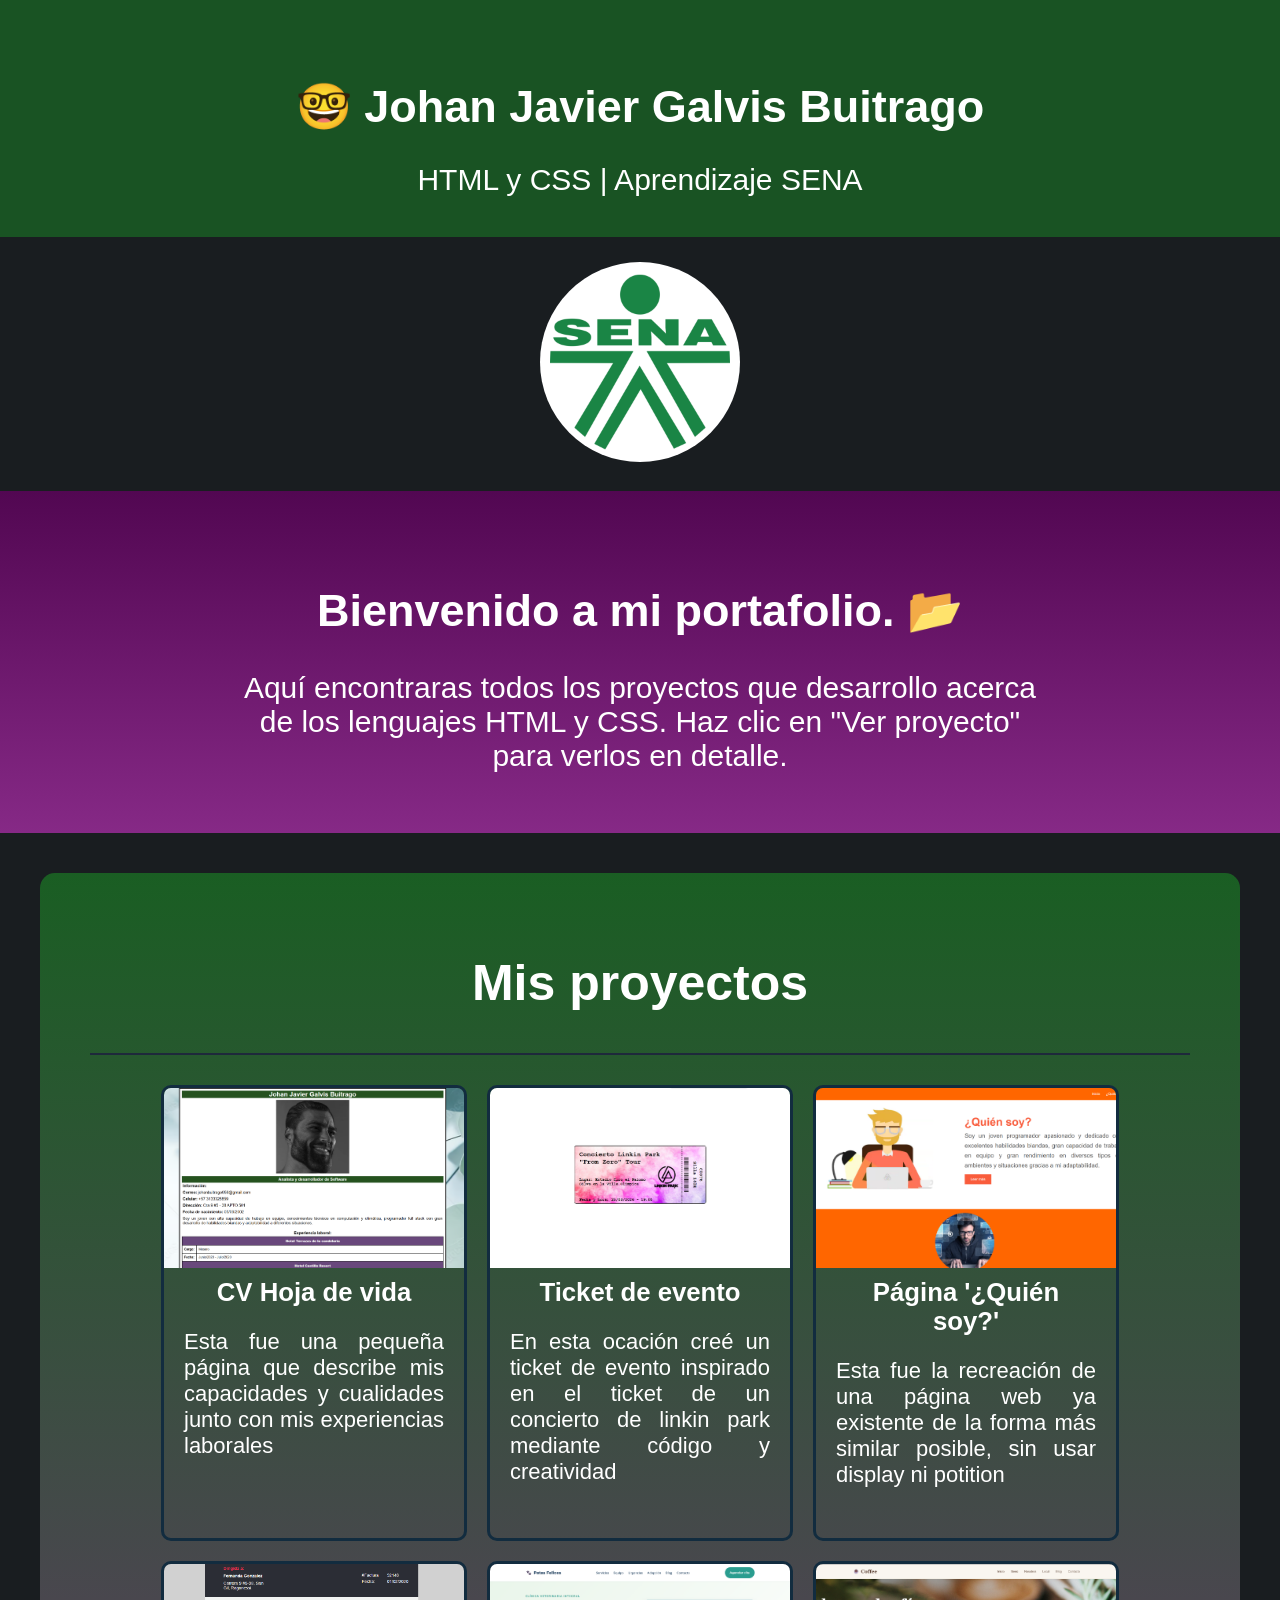
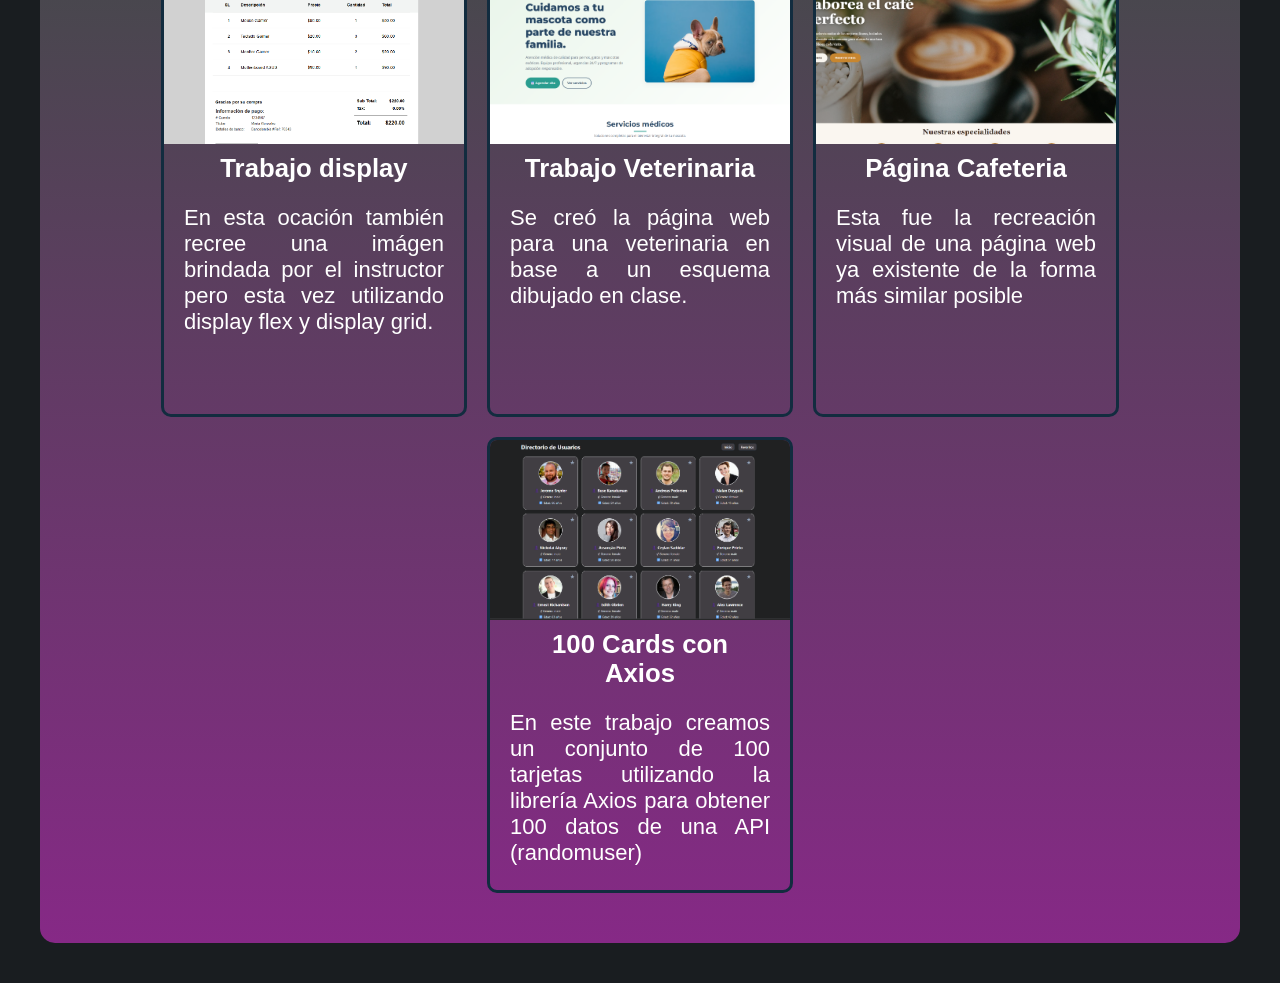
<file: index.html>
<!DOCTYPE html>
<html lang="es">
<head>
    <meta charset="UTF-8">
    <title>Mi Portfolio</title>
    <link rel="stylesheet" href="style.css">
</head>
<body>

    <header class="hero">
        <h1>🤓 Johan Javier Galvis Buitrago</h1>
        <p>HTML y CSS | Aprendizaje SENA</p>
    </header>
    <div class="logo">
        <img src="./Images/logo-sena.png" alt="logo del sena">
    </div>
        <section class="portafolioinfo">
        <div>
            <h2>Bienvenido a mi portafolio. 📂</h2>
            <p>Aquí encontraras todos los proyectos que desarrollo acerca de los lenguajes HTML y CSS. Haz clic en "Ver proyecto" para verlos en detalle.</p>
        </div>
    </section>
    <section class="proyectos">
        <h2 class="titulo-seccion">Mis proyectos</h2>
        <div class="contenedor-tarjetas">
            <a href="./CV html Johan Javier Galvis Buitrago/cv.html" target="_blank"><div class="tarjeta">
                <div class="imagen-proyecto">
                    <img src="./Images/hoja de vida.png" alt="proyecto1" class="imgproyecto">
                </div>
                <div class="info">
                    <h3>CV Hoja de vida</h3>
                    <p>Esta fue una pequeña página que describe mis capacidades y cualidades junto con mis experiencias laborales</p>
                </div>
            </div></a>

            <a href="./Ticket de evento html Johan Javier Galvis Buitrago/ticket.html" target="_blank"><div class="tarjeta">
                <div class="imagen-proyecto">
                    <img src="./Images/ticket evento.png" alt="proyecto2" class="imgproyecto">
                </div>
                <div class="info">
                    <h3>Ticket de evento</h3>
                    <p>En esta ocación creé un ticket de evento inspirado en el ticket de un concierto de linkin park mediante código y creatividad</p>
                </div>
            </div></a>

            <a href="./Pagina sin display ni potition/index.html" target="_blank"><div class="tarjeta">
                <div class="imagen-proyecto">
                    <img src="./Images/Quien soy.png" alt="proyecto3" class="imgproyecto">
                </div>
                <div class="info">
                    <h3>Página '¿Quién soy?'</h3>
                    <p>Esta fue la recreación de una página web ya existente de la forma más similar posible, sin usar display ni potition</p>
                </div>
            </div></a>
            <a href="./Trabajo display/index.html" target="_blank"><div class="tarjeta">
                <div class="imagen-proyecto">
                    <img src="./Images/trabajo display.png" alt="proyecto4" class="imgproyecto">
                </div>
                <div class="info">
                    <h3>Trabajo display</h3>
                    <p>En esta ocación también recree una imágen brindada por el instructor pero esta vez utilizando display flex y display grid.</p>
                </div>
            </div></a>
            <a href="./5-veterinaria/index.html" target="_blank"><div class="tarjeta">
                <div class="imagen-proyecto">
                    <img src="./Images/veterinaria.png" alt="proyecto4" class="imgproyecto">
                </div>
                <div class="info">
                    <h3>Trabajo Veterinaria</h3>
                    <p>Se creó la página web para una veterinaria en base a un esquema dibujado en clase.</p>
                </div>
            </div></a>
            <a href="./pagina cafe/index.html" target="_blank"><div class="tarjeta">
                <div class="imagen-proyecto">
                    <img src="./Images/Página café.png" alt="proyecto3" class="imgproyecto">
                </div>
                <div class="info">
                    <h3>Página Cafeteria</h3>
                    <p>Esta fue la recreación visual de una página web ya existente de la forma más similar posible</p>
                </div>
            </div></a>
            <a href="./100 cards/index.html" target="_blank"><div class="tarjeta">
                <div class="imagen-proyecto">
                    <img src="./Images/100 cards con axios.png" alt="proyecto3" class="imgproyecto">
                </div>
                <div class="info">
                    <h3>100 Cards con Axios</h3>
                    <p>En este trabajo creamos un conjunto de 100 tarjetas utilizando la librería Axios para obtener 100 datos de una API (randomuser)</p>
                </div>
            </div></a>
            
        </div>
    </section>

</body>
</html>
</file>
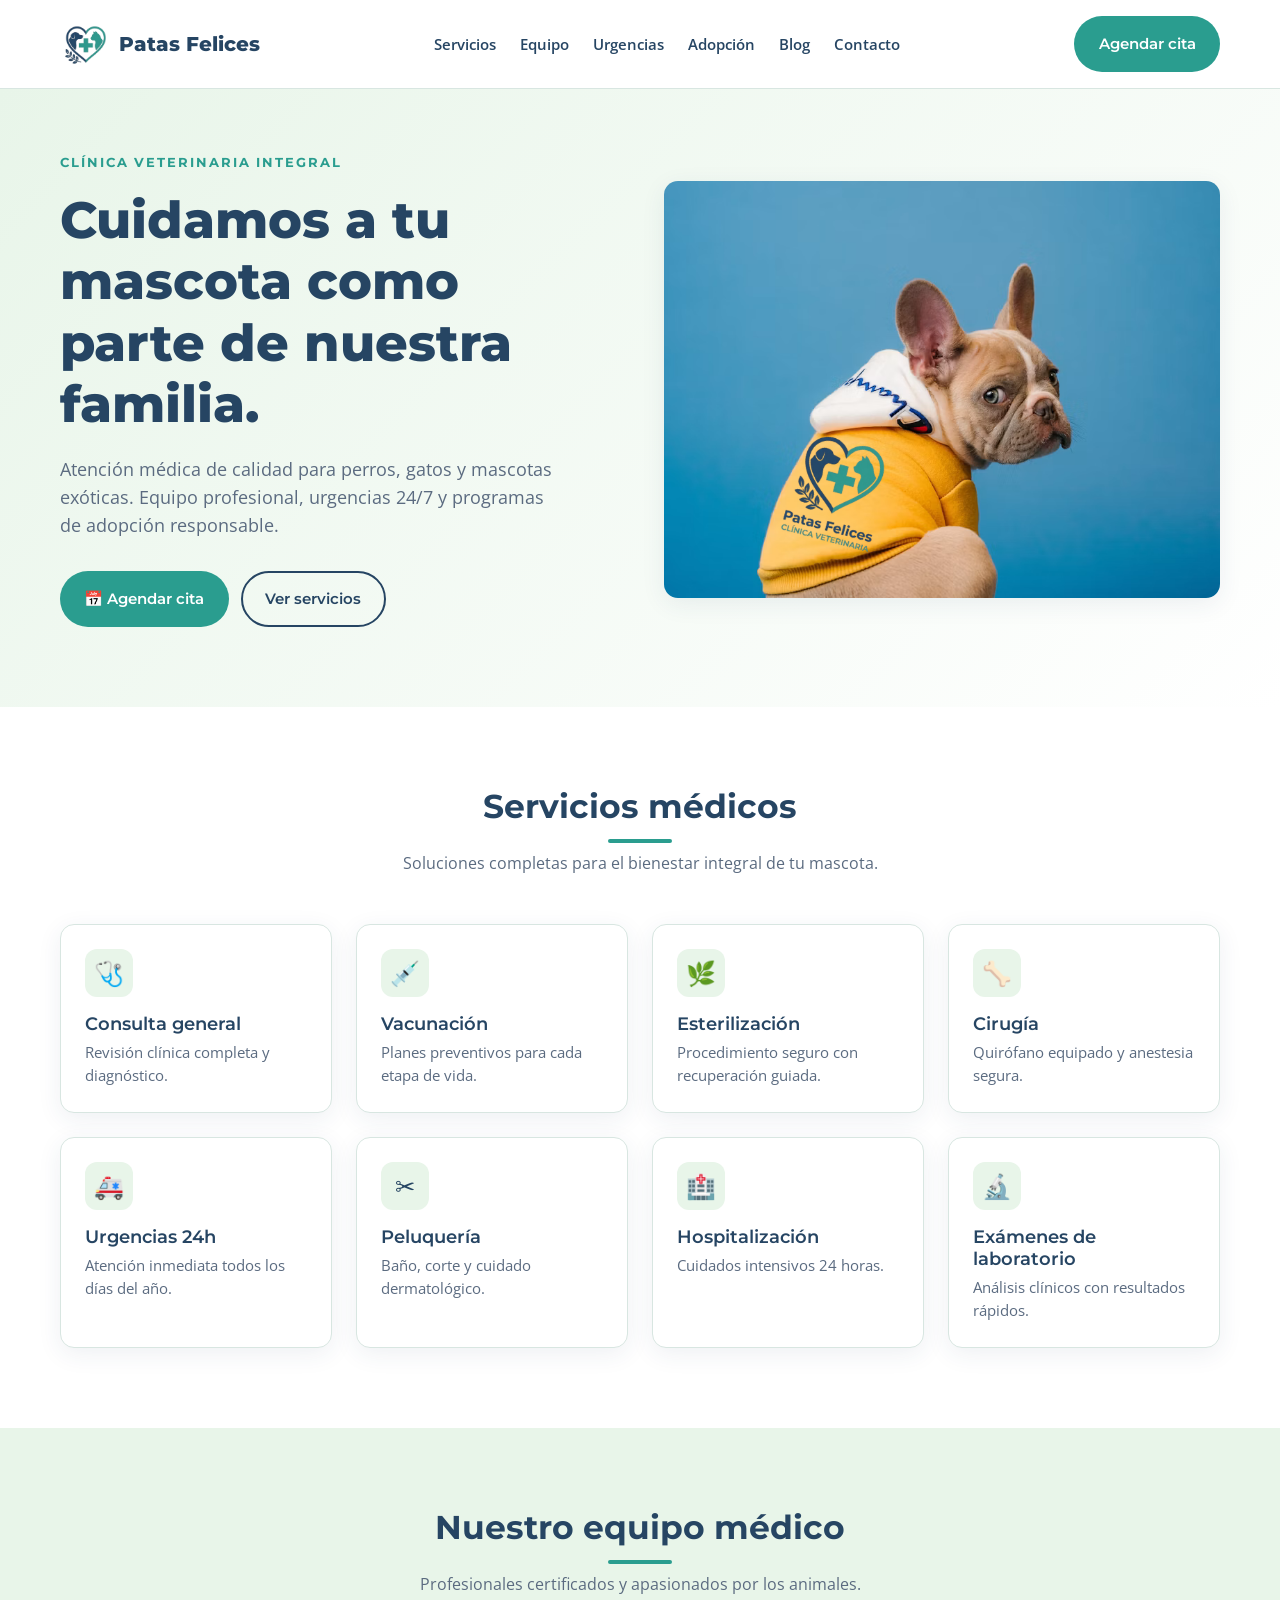
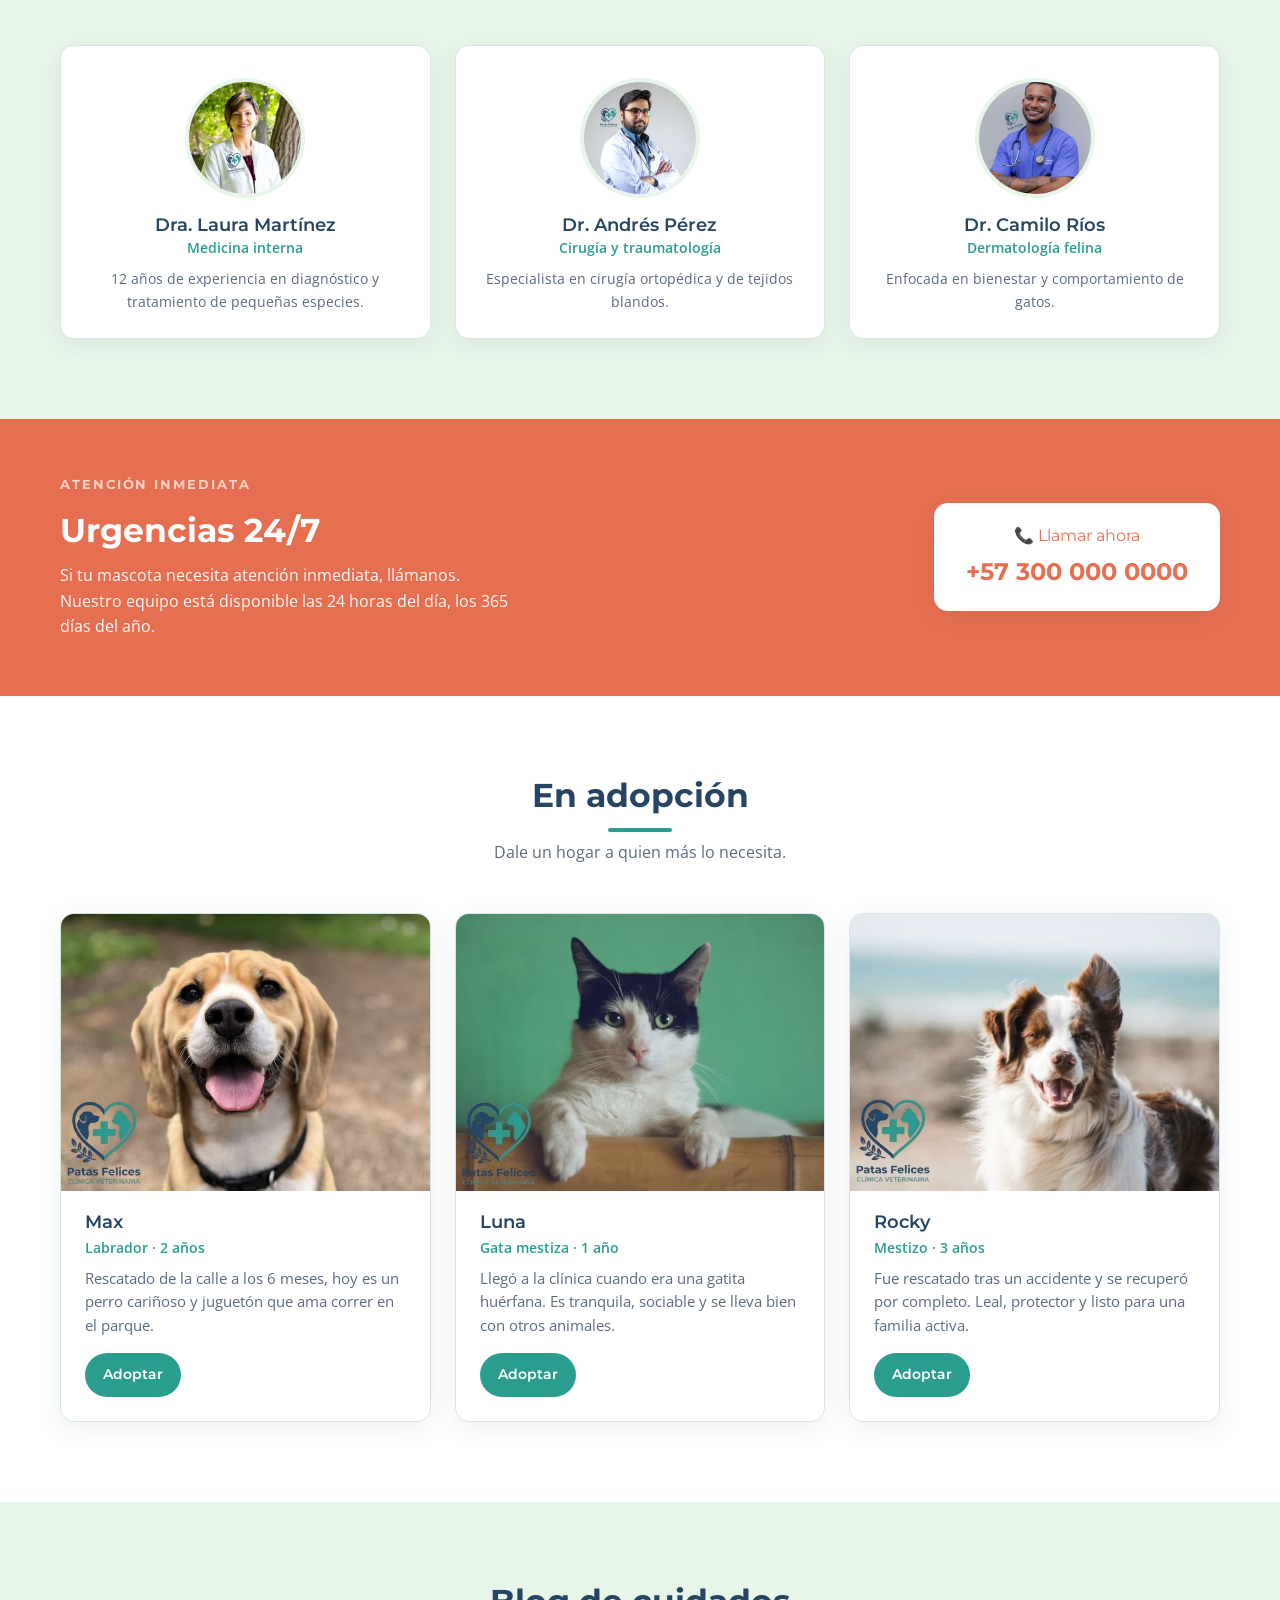
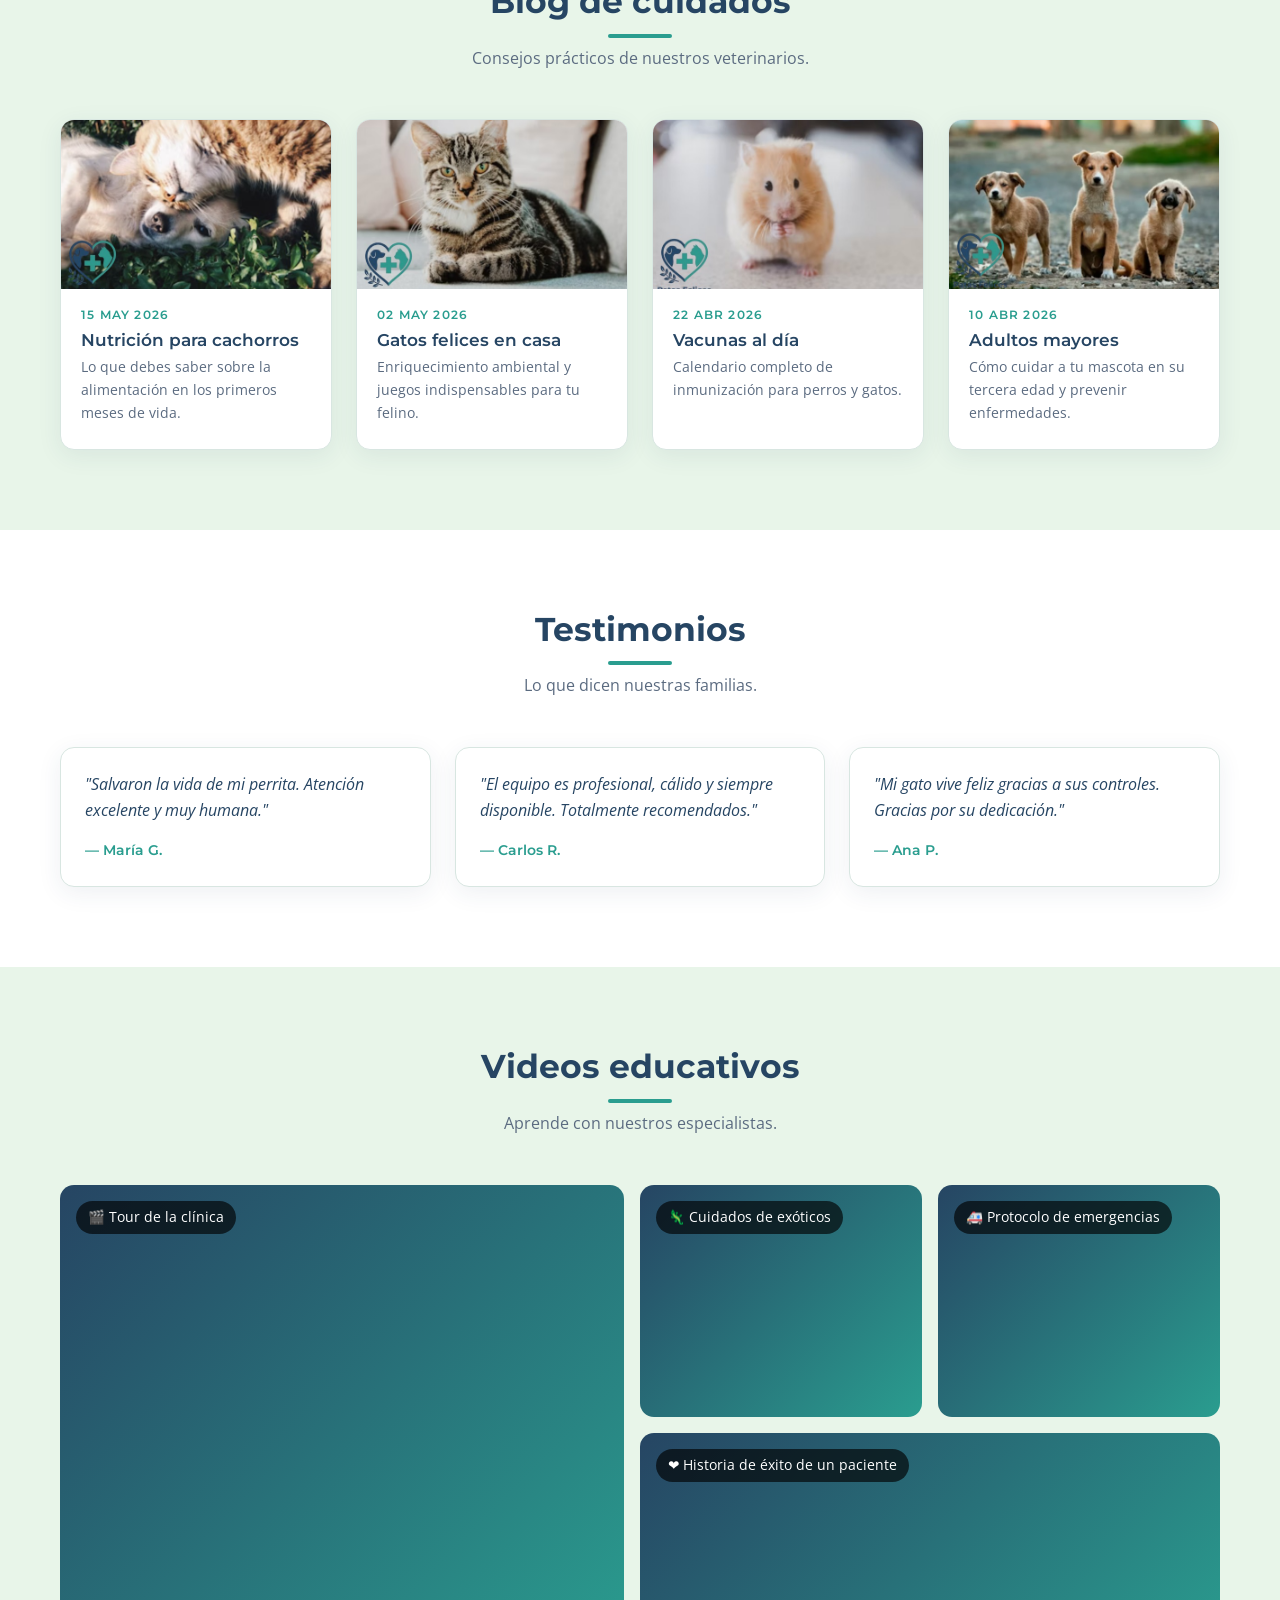
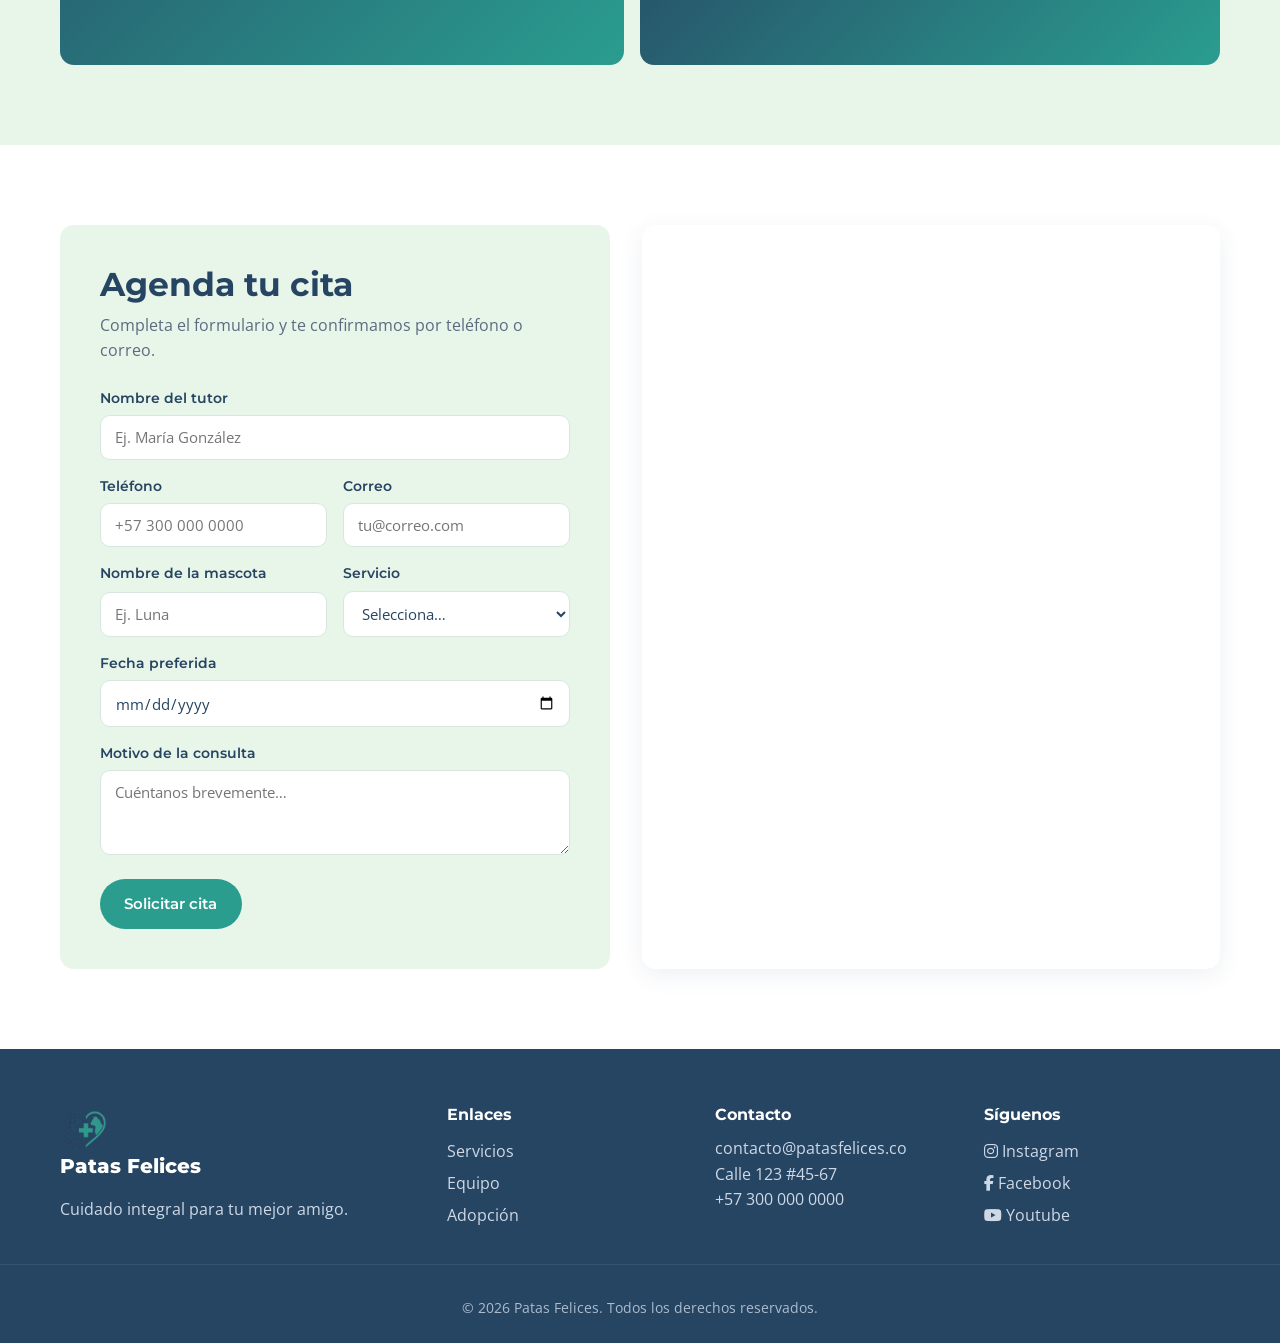
<file: 5-veterinaria/index.html>
<!DOCTYPE html>
<html lang="es">

<head>
  <meta charset="UTF-8" />
  <meta name="viewport" content="width=device-width, initial-scale=1.0" />
  <title>Patas Felices — Clínica Veterinaria</title>
  <meta name="description"
    content="Clínica veterinaria integral: servicios médicos, urgencias 24/7, adopción y cuidados para tu mascota." />
  <link rel="preconnect" href="https://fonts.googleapis.com" />
  <link rel="preconnect" href="https://fonts.gstatic.com" crossorigin />
  <link
    href="https://fonts.googleapis.com/css2?family=Montserrat:wght@600;700;800&family=Open+Sans:wght@400;600&display=swap"
    rel="stylesheet" />
  <link rel="stylesheet" href="estilos.css" />
  <link rel="stylesheet" href="https://cdnjs.cloudflare.com/ajax/libs/font-awesome/6.4.0/css/all.min.css">
  <link rel="shortcut icon" href="./imagenes/logo-icon.png" type="image/png">
</head>

<body>
  <!-- 1. ENCABEZADO -->
  <header class="encabezado">
    <div class="contenedor encabezado__interno">
      <a href="#" class="logo">
        <span class="logo__icono"><img src="./imagenes/image-removebg-preview.png" alt=""></span>
        <span class="logo__texto">Patas Felices</span>
      </a>
      <nav class="menu" aria-label="Principal">
        <a href="#servicios">Servicios</a>
        <a href="#equipo">Equipo</a>
        <a href="#urgencias">Urgencias</a>
        <a href="#adopcion">Adopción</a>
        <a href="#blog">Blog</a>
        <a href="#contacto">Contacto</a>
      </nav>
      <a href="#contacto" class="boton boton--primario">Agendar cita</a>
    </div>
  </header>

  <!-- 2. PORTADA -->
  <section class="portada">
    <div class="contenedor portada__rejilla">
      <div class="portada__contenido">
        <p class="antetitulo">Clínica veterinaria integral</p>
        <h1>Cuidamos a tu mascota como parte de nuestra familia.</h1>
        <p class="portada__sub">Atención médica de calidad para perros, gatos y mascotas exóticas. Equipo profesional,
          urgencias 24/7 y programas de adopción responsable.</p>
        <div class="portada__acciones">
          <a href="#contacto" class="boton boton--primario">📅 Agendar cita</a>
          <a href="#servicios" class="boton boton--fantasma">Ver servicios</a>
        </div>
      </div>
      <div class="portada__imagen">
        <img src="./imagenes/HERO.png" alt="Veterinario atendiendo a una mascota" />
      </div>
    </div>
  </section>

  <!-- 3. SERVICIOS MÉDICOS -->
  <section class="seccion" id="servicios">
    <div class="contenedor">
      <header class="seccion__cabecera">
        <h2>Servicios médicos</h2>
        <p>Soluciones completas para el bienestar integral de tu mascota.</p>
      </header>
      <div class="rejilla rejilla--4">
        <article class="tarjeta servicio">
          <div class="servicio__icono">🩺</div>
          <h3>Consulta general</h3>
          <p>Revisión clínica completa y diagnóstico.</p>
        </article>
        <article class="tarjeta servicio">
          <div class="servicio__icono">💉</div>
          <h3>Vacunación</h3>
          <p>Planes preventivos para cada etapa de vida.</p>
        </article>
        <article class="tarjeta servicio">
          <div class="servicio__icono">🌿</div>
          <h3>Esterilización</h3>
          <p>Procedimiento seguro con recuperación guiada.</p>
        </article>
        <article class="tarjeta servicio">
          <div class="servicio__icono">🦴</div>
          <h3>Cirugía</h3>
          <p>Quirófano equipado y anestesia segura.</p>
        </article>
        <article class="tarjeta servicio">
          <div class="servicio__icono">🚑</div>
          <h3>Urgencias 24h</h3>
          <p>Atención inmediata todos los días del año.</p>
        </article>
        <article class="tarjeta servicio">
          <div class="servicio__icono">✂️</div>
          <h3>Peluquería</h3>
          <p>Baño, corte y cuidado dermatológico.</p>
        </article>
        <article class="tarjeta servicio">
          <div class="servicio__icono">🏥</div>
          <h3>Hospitalización</h3>
          <p>Cuidados intensivos 24 horas.</p>
        </article>
        <article class="tarjeta servicio">
          <div class="servicio__icono">🔬</div>
          <h3>Exámenes de laboratorio</h3>
          <p>Análisis clínicos con resultados rápidos.</p>
        </article>
      </div>
    </div>
  </section>

  <!-- 4. EQUIPO MÉDICO -->
  <section class="seccion seccion--alterna" id="equipo">
    <div class="contenedor">
      <header class="seccion__cabecera">
        <h2>Nuestro equipo médico</h2>
        <p>Profesionales certificados y apasionados por los animales.</p>
      </header>
      <div class="rejilla rejilla--3">
        <article class="tarjeta equipo">
          <img src="./imagenes/1 (8).jpeg" alt="Dra. Laura Martínez" />
          <h3>Dra. Laura Martínez</h3>
          <p class="equipo__rol">Medicina interna</p>
          <p>12 años de experiencia en diagnóstico y tratamiento de pequeñas especies.</p>
        </article>
        <article class="tarjeta equipo">
          <img src="./imagenes/1 (9).jpeg" alt="Dr. Andrés Pérez" />
          <h3>Dr. Andrés Pérez</h3>
          <p class="equipo__rol">Cirugía y traumatología</p>
          <p>Especialista en cirugía ortopédica y de tejidos blandos.</p>
        </article>
        <article class="tarjeta equipo">
          <img src="./imagenes/1 (10).jpeg" alt="Dra. Camila Ríos" />
          <h3>Dr. Camilo Ríos</h3>
          <p class="equipo__rol">Dermatología felina</p>
          <p>Enfocada en bienestar y comportamiento de gatos.</p>
        </article>
      </div>
    </div>
  </section>

  <!-- 5. URGENCIAS -->
  <section class="urgencias" id="urgencias">
    <div class="contenedor urgencias__interno">
      <div>
        <p class="antetitulo antetitulo--claro">Atención inmediata</p>
        <h2>Urgencias 24/7</h2>
        <p>Si tu mascota necesita atención inmediata, llámanos. Nuestro equipo está disponible las 24 horas del día, los
          365 días del año.</p>
      </div>
      <a href="tel:+573000000000" class="urgencias__telefono">
        <span>📞 Llamar ahora</span>
        <strong>+57 300 000 0000</strong>
      </a>
    </div>
  </section>

  <!-- 6. ADOPCIÓN -->
  <section class="seccion" id="adopcion">
    <div class="contenedor">
      <header class="seccion__cabecera">
        <h2>En adopción</h2>
        <p>Dale un hogar a quien más lo necesita.</p>
      </header>
      <div class="rejilla rejilla--3">
        <article class="tarjeta adopcion">
          <img src="./imagenes/1 (2).jpeg" alt="Max" />
          <div class="adopcion__cuerpo">
            <h3>Max</h3>
            <p class="adopcion__edad">Labrador · 2 años</p>
            <p>Rescatado de la calle a los 6 meses, hoy es un perro cariñoso y juguetón que ama correr en el parque.</p>
            <a href="#contacto" class="boton boton--primario boton--pequeno">Adoptar</a>
          </div>
        </article>
        <article class="tarjeta adopcion">
          <img src="./imagenes/1 (6).jpeg" alt="Luna" />
          <div class="adopcion__cuerpo">
            <h3>Luna</h3>
            <p class="adopcion__edad">Gata mestiza · 1 año</p>
            <p>Llegó a la clínica cuando era una gatita huérfana. Es tranquila, sociable y se lleva bien con otros
              animales.</p>
            <a href="#contacto" class="boton boton--primario boton--pequeno">Adoptar</a>
          </div>
        </article>
        <article class="tarjeta adopcion">
          <img src="./imagenes/1 (4).jpeg" alt="Rocky" />
          <div class="adopcion__cuerpo">
            <h3>Rocky</h3>
            <p class="adopcion__edad">Mestizo · 3 años</p>
            <p>Fue rescatado tras un accidente y se recuperó por completo. Leal, protector y listo para una familia
              activa.</p>
            <a href="#contacto" class="boton boton--primario boton--pequeno">Adoptar</a>
          </div>
        </article>
      </div>
    </div>
  </section>

  <!-- 7. BLOG DE CUIDADOS -->
  <section class="seccion seccion--alterna" id="blog">
    <div class="contenedor">
      <header class="seccion__cabecera">
        <h2>Blog de cuidados</h2>
        <p>Consejos prácticos de nuestros veterinarios.</p>
      </header>
      <div class="rejilla rejilla--4">
        <article class="tarjeta articulo">
          <img src="./imagenes/1 (5).jpeg" alt="" />
          <div class="articulo__cuerpo">
            <time class="articulo__fecha">15 May 2026</time>
            <h3>Nutrición para cachorros</h3>
            <p>Lo que debes saber sobre la alimentación en los primeros meses de vida.</p>
          </div>
        </article>
        <article class="tarjeta articulo">
          <img src="./imagenes/1 (7).jpeg" alt="" />
          <div class="articulo__cuerpo">
            <time class="articulo__fecha">02 May 2026</time>
            <h3>Gatos felices en casa</h3>
            <p>Enriquecimiento ambiental y juegos indispensables para tu felino.</p>
          </div>
        </article>
        <article class="tarjeta articulo">
          <img src="./imagenes/1 (3).jpeg" alt="" />
          <div class="articulo__cuerpo">
            <time class="articulo__fecha">22 Abr 2026</time>
            <h3>Vacunas al día</h3>
            <p>Calendario completo de inmunización para perros y gatos.</p>
          </div>
        </article>
        <article class="tarjeta articulo">
          <img src="./imagenes/1 (1).jpeg" alt="" />
          <div class="articulo__cuerpo">
            <time class="articulo__fecha">10 Abr 2026</time>
            <h3>Adultos mayores</h3>
            <p>Cómo cuidar a tu mascota en su tercera edad y prevenir enfermedades.</p>
          </div>
        </article>
      </div>
    </div>
  </section>

  <!-- 8. TESTIMONIOS -->
  <section class="seccion">
    <div class="contenedor">
      <header class="seccion__cabecera">
        <h2>Testimonios</h2>
        <p>Lo que dicen nuestras familias.</p>
      </header>
      <div class="rejilla rejilla--3">
        <blockquote class="tarjeta testimonio">
          <p>"Salvaron la vida de mi perrita. Atención excelente y muy humana."</p>
          <footer>— María G.</footer>
        </blockquote>
        <blockquote class="tarjeta testimonio">
          <p>"El equipo es profesional, cálido y siempre disponible. Totalmente recomendados."</p>
          <footer>— Carlos R.</footer>
        </blockquote>
        <blockquote class="tarjeta testimonio">
          <p>"Mi gato vive feliz gracias a sus controles. Gracias por su dedicación."</p>
          <footer>— Ana P.</footer>
        </blockquote>
      </div>
    </div>
  </section>

  <!-- 9. VIDEOS -->
  <section class="seccion seccion--alterna">
    <div class="contenedor">
      <header class="seccion__cabecera">
        <h2>Videos educativos</h2>
        <p>Aprende con nuestros especialistas.</p>
      </header>
      <div class="videos">
        <div class="video video--principal">
          <iframe src="https://player.cloudinary.com/embed/?cloud_name=dhglinxve&public_id=1780498947_92031c58_mewfkc"
            width="640" height="360" allowfullscreen></iframe>
          <span class="video__etiqueta">🎬 Tour de la clínica</span>
        </div>
        <div class="video">
          <iframe src="https://player.cloudinary.com/embed/?cloud_name=dhglinxve&public_id=download_lhwayo" width="640"
            height="360" allowfullscreen></iframe>
          <span class="video__etiqueta">🦎 Cuidados de exóticos</span>
        </div>

        <div class="video">
          <iframe src="https://player.cloudinary.com/embed/?cloud_name=dhglinxve&public_id=download_2_ckyqco"
            width="640" height="360" allowfullscreen></iframe>
          <span class="video__etiqueta">🚑 Protocolo de emergencias</span>
        </div>
        <div class="video video--ancho">
          <iframe src="https://player.cloudinary.com/embed/?cloud_name=dhglinxve&public_id=download_3_i3ogny"
            width="640" height="360" allowfullscreen></iframe>
          <span class="video__etiqueta">❤️ Historia de éxito de un paciente</span>
        </div>
      </div>
    </div>
  </section>

  <!-- 10. AGENDAR CITA + MAPA -->
  <section class="seccion" id="contacto">
    <div class="contenedor mapa">
      <div class="mapa__formulario">
        <h2>Agenda tu cita</h2>
        <p>Completa el formulario y te confirmamos por teléfono o correo.</p>
        <form class="formulario"
          onsubmit="event.preventDefault(); alert('¡Solicitud enviada! Te contactaremos pronto.');">
          <div class="campo">
            <label for="nombre">Nombre del tutor</label>
            <input id="nombre" name="nombre" type="text" required placeholder="Ej. María González" />
          </div>
          <div class="formulario__fila">
            <div class="campo">
              <label for="telefono">Teléfono</label>
              <input id="telefono" name="telefono" type="tel" required placeholder="+57 300 000 0000" />
            </div>
            <div class="campo">
              <label for="correo">Correo</label>
              <input id="correo" name="correo" type="email" required placeholder="tu@correo.com" />
            </div>
          </div>
          <div class="formulario__fila">
            <div class="campo">
              <label for="mascota">Nombre de la mascota</label>
              <input id="mascota" name="mascota" type="text" required placeholder="Ej. Luna" />
            </div>
            <div class="campo">
              <label for="servicio">Servicio</label>
              <select id="servicio" name="servicio" required>
                <option value="">Selecciona…</option>
                <option>Consulta general</option>
                <option>Vacunación</option>
                <option>Esterilización</option>
                <option>Cirugía</option>
                <option>Peluquería</option>
                <option>Exámenes de laboratorio</option>
              </select>
            </div>
          </div>
          <div class="campo">
            <label for="fecha">Fecha preferida</label>
            <input id="fecha" name="fecha" type="date" required />
          </div>
          <div class="campo">
            <label for="motivo">Motivo de la consulta</label>
            <textarea id="motivo" name="motivo" rows="3" placeholder="Cuéntanos brevemente…"></textarea>
          </div>
          <button type="submit" class="boton boton--primario">Solicitar cita</button>
        </form>
      </div>
      <div class="mapa__embebido">
        <iframe title="Mapa de ubicación"
          src="https://www.openstreetmap.org/export/embed.html?bbox=-74.08%2C4.60%2C-74.06%2C4.62&layer=mapnik"
          loading="lazy"></iframe>
      </div>
    </div>
  </section>

  <!-- 11. PIE DE PÁGINA -->
  <footer class="pie">
    <div class="contenedor pie__rejilla">
      <div>
        <a href="#" class="logo logo--claro">
          <span class="logo__icono"><img src="./imagenes/image-removebg-preview.png" alt=""></span>
          <span class="logo__texto">Patas Felices</span>
        </a>
        <p>Cuidado integral para tu mejor amigo.</p>
      </div>
      <div>
        <h4>Enlaces</h4>
        <a href="#servicios">Servicios</a>
        <a href="#equipo">Equipo</a>
        <a href="#adopcion">Adopción</a>
      </div>
      <div>
        <h4>Contacto</h4>
        <p>contacto@patasfelices.co</p>
        <p>Calle 123 #45-67</p>
        <p>+57 300 000 0000</p>
      </div>
      <div>
        <h4>Síguenos</h4>
        <div>
          <a href="#"><i class="fab fa-instagram"></i> Instagram</a>
          <a href="#"><i class="fab fa-facebook-f"></i> Facebook</a>
          <a href="#"><i class="fab fa-youtube"></i> Youtube</a>
        </div>
      </div>
    </div>
    <div class="pie__inferior">© 2026 Patas Felices. Todos los derechos reservados.</div>
  </footer>
</body>

</html>
</file>
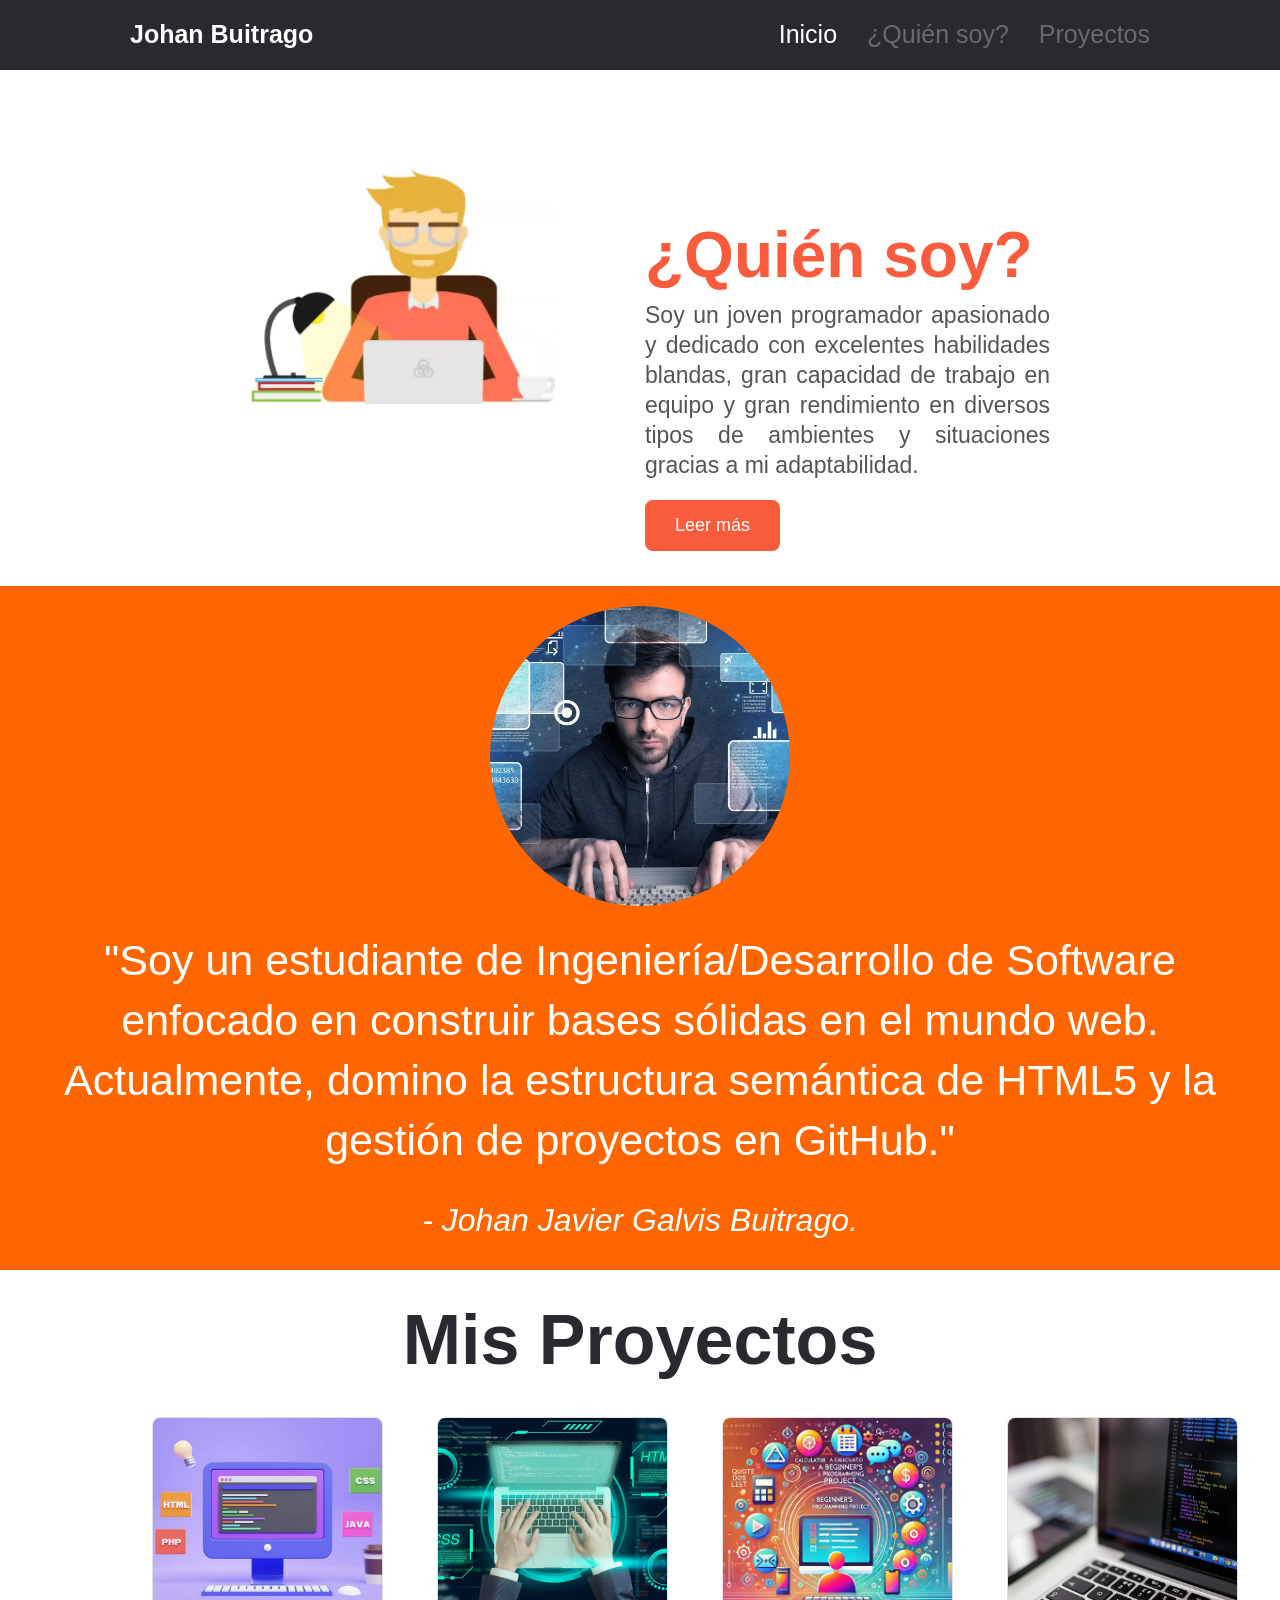
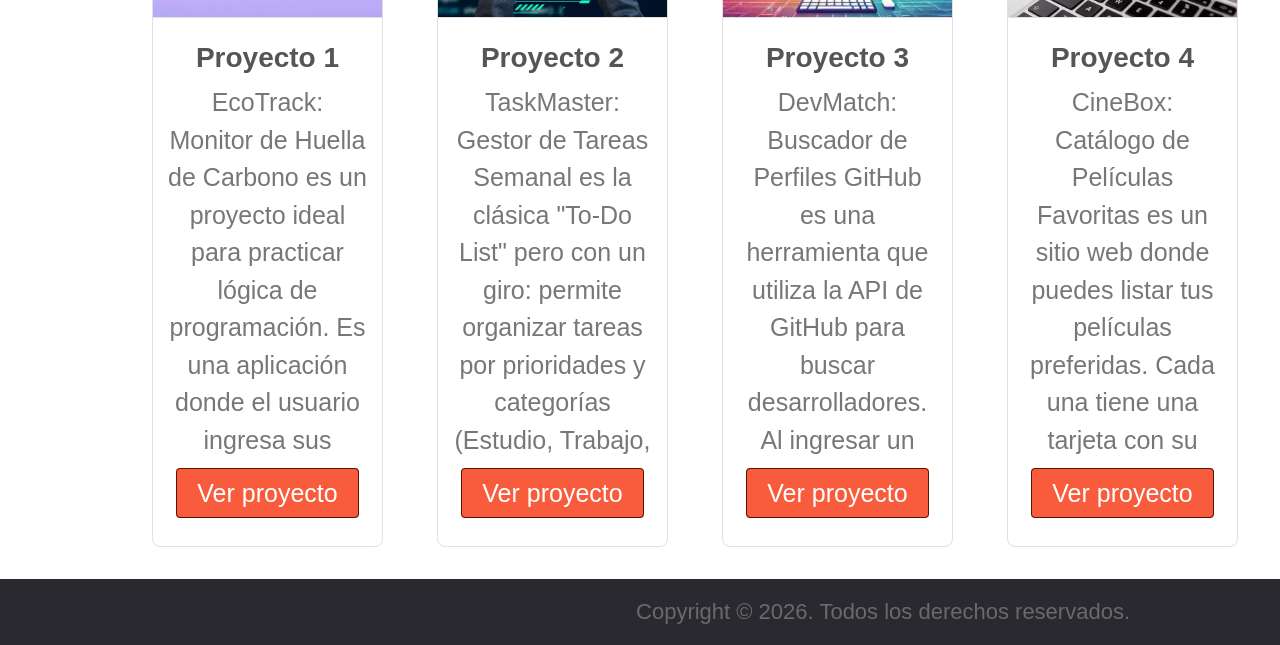
<file: Pagina sin display ni potition/index.html>
<!DOCTYPE html>
<html lang="en">
<head>
    <meta charset="UTF-8">
    <link rel="stylesheet" href="style.css">
    <meta name="viewport" content="width=device-width, initial-scale=1.0">
    <title>Pagina sin display ni potition</title>
</head>
<body>
    <header id="inicio">
        <p>Johan Buitrago</p>
        <ul>
            <li class="a"><a href="#inicio">Inicio</a></li>
            <li class="b"><a href="#quien-soy">¿Quién soy?</a></li>
            <li class="c"><a href="#proyectos">Proyectos</a></li>
        </ul>
    </header>
    <main>
        <section id="quien-soy">
            <div class="quiensoyimg">
                <img src="./imagen.png" alt="imágen de Johan Buitrago" class="qsimg">
            </div>
            <div class="quiensoytext">
                <h1>¿Quién soy?</h1>
                <p>Soy un joven programador apasionado y dedicado con excelentes habilidades blandas, gran capacidad de trabajo en equipo y gran rendimiento en diversos tipos de ambientes y situaciones gracias a mi adaptabilidad.</p>
                <button type="button">Leer más</button>
            </div>
        </section>
    </main>
    <section class="middle">
        <div class="qsimg2">
            <img src="./imagen2.jpg" alt="imágen de Johan Buitrago">
        </div>
        <div class="middletext">
            <p>"Soy un estudiante de Ingeniería/Desarrollo de Software enfocado en construir bases sólidas en el mundo web. Actualmente, domino la estructura semántica de HTML5 y la gestión de proyectos en GitHub."
            </p>
            <p>- Johan Javier Galvis Buitrago.</p>
        </div>
    </section>
    <section id="proyectos">
        <h1>Mis Proyectos</h1>
        <div class="cards">
            <article class="card">
                <img src="./miniatura1.jpg" alt="miniatura de proyecto">
                <h2>Proyecto 1</h2>
                <p>EcoTrack: Monitor de Huella de Carbono es un proyecto ideal para practicar lógica de programación. Es una aplicación donde el usuario ingresa sus hábitos diarios (transporte, consumo eléctrico, dieta) y la app calcula el impacto ambiental.</p>
                <a type="button" class="boton">Ver proyecto</a>
            </article>
            <article class="card">
                <img src="./miniatura2.jpg" alt="miniatura de proyecto">
                <h2>Proyecto 2</h2>
                <p>TaskMaster: Gestor de Tareas Semanal es la clásica "To-Do List" pero con un giro: permite organizar tareas por prioridades y categorías (Estudio, Trabajo, Personal) usando colores. Incluye una barra de progreso que se llena al completar tareas.</p>
                <a type="button" class="boton">Ver proyecto</a>
            </article>
            <article class="card">
                <img src="./miniatura3.jpg" alt="miniatura de proyecto">
                <h2>Proyecto 3</h2>
                <p>DevMatch: Buscador de Perfiles GitHub es una herramienta que utiliza la API de GitHub para buscar desarrolladores. Al ingresar un nombre de usuario, la tarjeta muestra su foto, biografía, número de repositorios y lenguajes más usados.</p>
                <a type="button" class="boton">Ver proyecto</a>
            </article>
            <article class="card">
                <img src="./miniatura4.jpg" alt="miniatura de proyecto">
                <h2>Proyecto 4</h2>
                <p>CineBox: Catálogo de Películas Favoritas es un sitio web donde puedes listar tus películas preferidas. Cada una tiene una tarjeta con su póster, una breve reseña y una calificación con estrellas. Incluye un filtro por género (Acción, Comedia, Drama).</p>
                <a type="button" class="boton">Ver proyecto</a>
            </article>
        </div>
    </section>
    <footer>
        Copyright © 2026. Todos los derechos reservados.
    </footer>
</body>
</html>
</file>
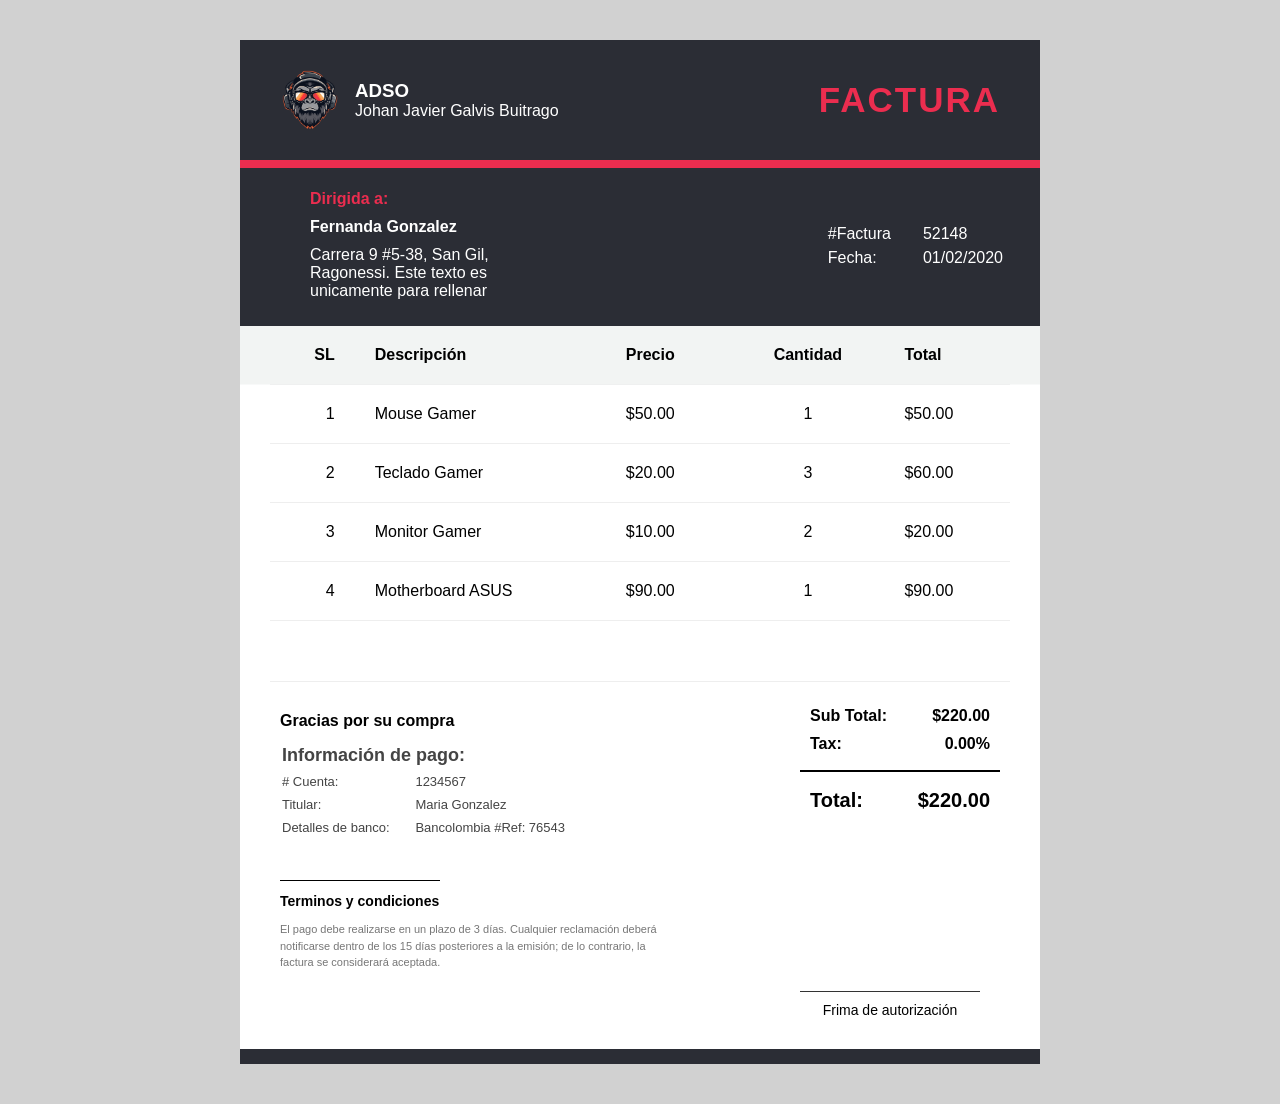
<file: Trabajo display/index.html>
<!DOCTYPE html>
<html lang="en">
<head>
    <meta charset="UTF-8">
    <meta name="viewport" content="width=device-width, initial-scale=1.0">
    <link rel="stylesheet" href="./style.css">
    <title>Trabajo display</title>
</head>
<body>
    <div class="body">
        <header>
            <img src="./logo.png" alt="logo">
            <div class="logo">
                <h3>ADSO</h3>
                <p>Johan Javier Galvis Buitrago</p>
            </div>
            <h1>Factura</h1>
        </header>
        <section class="dirigida">
            <div class="dirigida a">
                <h3>Dirigida a:</h3>
                <h4>Fernanda Gonzalez</h4>
                <p>Carrera 9 #5-38, San Gil, Ragonessi. Este texto es unicamente para rellenar</p>
            </div>
            <div class="tabla factura">
                <table>
                    <tr>
                        <td>#Factura</td>
                        <td>52148</td>
                    </tr>
                    <tr>
                        <td>Fecha: </td>
                        <td>01/02/2020</td>
                    </tr>
                </table>
            </div>
        </section>
        <section class="main table">
            <table>
                <thead>
                    <td><strong>SL</strong></td>
                    <td><strong>Descripción</strong></td>
                    <td><strong>Precio</strong></td>
                    <td><strong>Cantidad</strong></td>
                    <td><strong>Total</strong></td>
                </thead>
                <tbody>
                    <tr>
                        <td>1</td>
                        <td>Mouse Gamer</td>
                        <td>$50.00</td>
                        <td>1</td>
                        <td>$50.00</td>
                    </tr>
                    <tr>
                        <td>2</td>
                        <td>Teclado Gamer</td>
                        <td>$20.00</td>
                        <td>3</td>
                        <td>$60.00</td>
                    </tr>
                    <tr>
                        <td>3</td>
                        <td>Monitor Gamer</td>
                        <td>$10.00</td>
                        <td>2</td>
                        <td>$20.00</td>
                    </tr>
                    <tr>
                        <td>4</td>
                        <td>Motherboard ASUS</td>
                        <td>$90.00</td>
                        <td>1</td>
                        <td>$90.00</td>
                    </tr>
                    <tr>
                        <td class="tdempty"></td>
                        <td class="tdempty"></td>
                        <td class="tdempty"></td>
                        <td class="tdempty"></td>
                        <td class="tdempty"></td>
                    </tr>
                </tbody>
            </table>
        </section>
            

        <div class="contenedor-pie"> 
            <section class="info pago">
                <p class="gracias"><strong>Gracias por su compra</strong></p>
                <table>
                    <tr class="titulo tabla">
                        <td colspan="2"><strong>Información de pago: </strong></td>
                    </tr>
                    <tr>
                        <td># Cuenta:</td>
                        <td>1234567</td>
                    </tr>
                    <tr>
                        <td>Titular:</td>
                        <td>Maria Gonzalez</td>
                    </tr>
                    <tr>
                        <td>Detalles de banco:</td>
                        <td>Bancolombia #Ref: 76543</td>
                    </tr>
                </table>
            </section>

            <section class="total">
                <table>
                    <tr>
                        <td><strong>Sub Total:</strong></td>
                        <td><strong>$220.00</strong></td>
                    </tr>
                    <tr>
                        <td><strong>Tax:</strong></td>
                        <td><strong>0.00%</strong></td>
                    </tr>
                    <tr> 
                        <td><strong>Total:</strong></td>
                        <td><strong>$220.00</strong></td>
                    </tr>
                </table>
            </section>
        </div>
        <div class="contenedor-terminos-firma">
            <section class="terminos condiciones">
                <h3>Terminos y condiciones</h3>
                <p>El pago debe realizarse en un plazo de 3 días. Cualquier reclamación deberá notificarse dentro de los 15 días posteriores a la emisión; de lo contrario, la factura se considerará aceptada.</p>
            </section>
            <div class="firma">
                <p>Frima de autorización</p>
            </div>
        </div>
        <footer>

        </footer>
    </div>

</body>
</html>
</file>
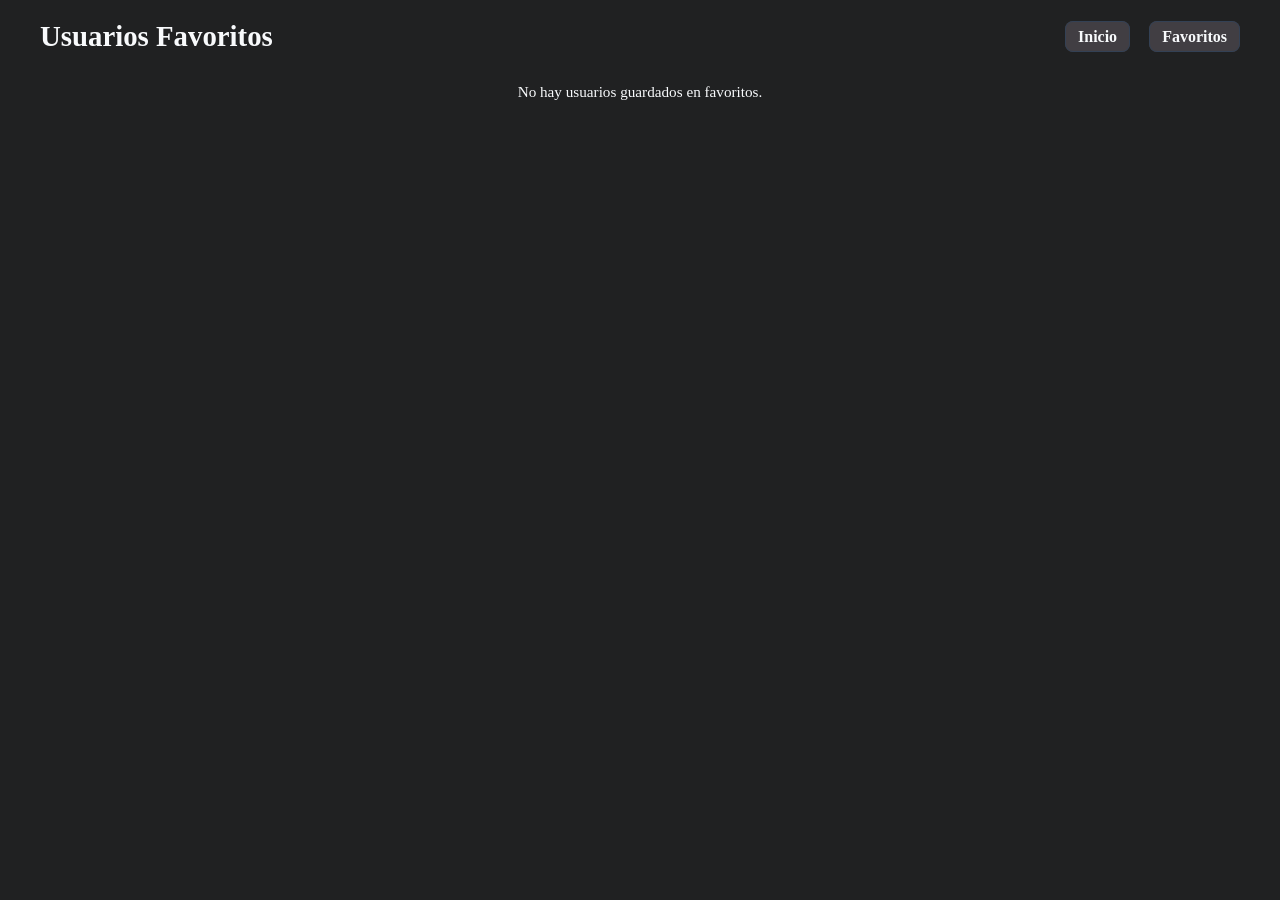
<file: 100 cards/favoritos.html>
<!DOCTYPE html>
<html lang="es">

<head>
    <meta charset="UTF-8">
    <meta name="viewport" content="width=device-width, initial-scale=1.0">
    <link rel="stylesheet" href="style.css">
    <title>Favoritos</title>
</head>

<body>

    <header>
        <h1>Usuarios Favoritos</h1>
        <nav>
            <a href="index.html">Inicio</a>
            <a href="favoritos.html">Favoritos</a>
        </nav>
    </header>

    <div class="cardcontainer" id="fav-container"></div>

    <script>
        document.addEventListener("DOMContentLoaded", () => {
            const container = document.getElementById("fav-container");
            let favoritos = JSON.parse(localStorage.getItem("favoritos")) || [];

            function renderFavoritos() {
                container.innerHTML = "";

                if (favoritos.length === 0) {
                    container.innerHTML = `<p class="detalle">No hay usuarios guardados en favoritos.</p>`;
                    return;
                }

                favoritos.forEach((usuario) => {
                    const card = document.createElement("div");
                    card.classList.add("card");

                    card.innerHTML = `
                        <button class="star-btn active">★</button>
                        <div class="img-container">
                            <img class="avatar" src="${usuario.picture.large}" alt="Avatar">
                        </div>
                        <div class="info">
                            <h2 class="nombre">👤 ${usuario.name.first} ${usuario.name.last}</h2>
                            <p class="detalle">⚥ Genero: ${usuario.gender}</p>
                            <p class="detalle">🔢 Edad: ${usuario.dob.age} años</p>
                        </div>
                    `;


                    card.addEventListener("click", (e) => {
                        if (e.target.classList.contains("star-btn")) return;
                        localStorage.setItem("usuarioPerfil", JSON.stringify(usuario));
                        window.location.href = "perfil.html";
                    });


                    const starBtn = card.querySelector(".star-btn");
                    starBtn.addEventListener("click", (e) => {
                        

                        favoritos = favoritos.filter(fav => fav.login.uuid !== usuario.login.uuid);

                        if (favoritos.length === 0) {
                            localStorage.removeItem("favoritos");
                        } else {
                            localStorage.setItem("favoritos", JSON.stringify(favoritos));
                        }

                        renderFavoritos();
                    });

                    container.appendChild(card);
                });
            }

            renderFavoritos();
        });
    </script>
</body>

</html>
</file>
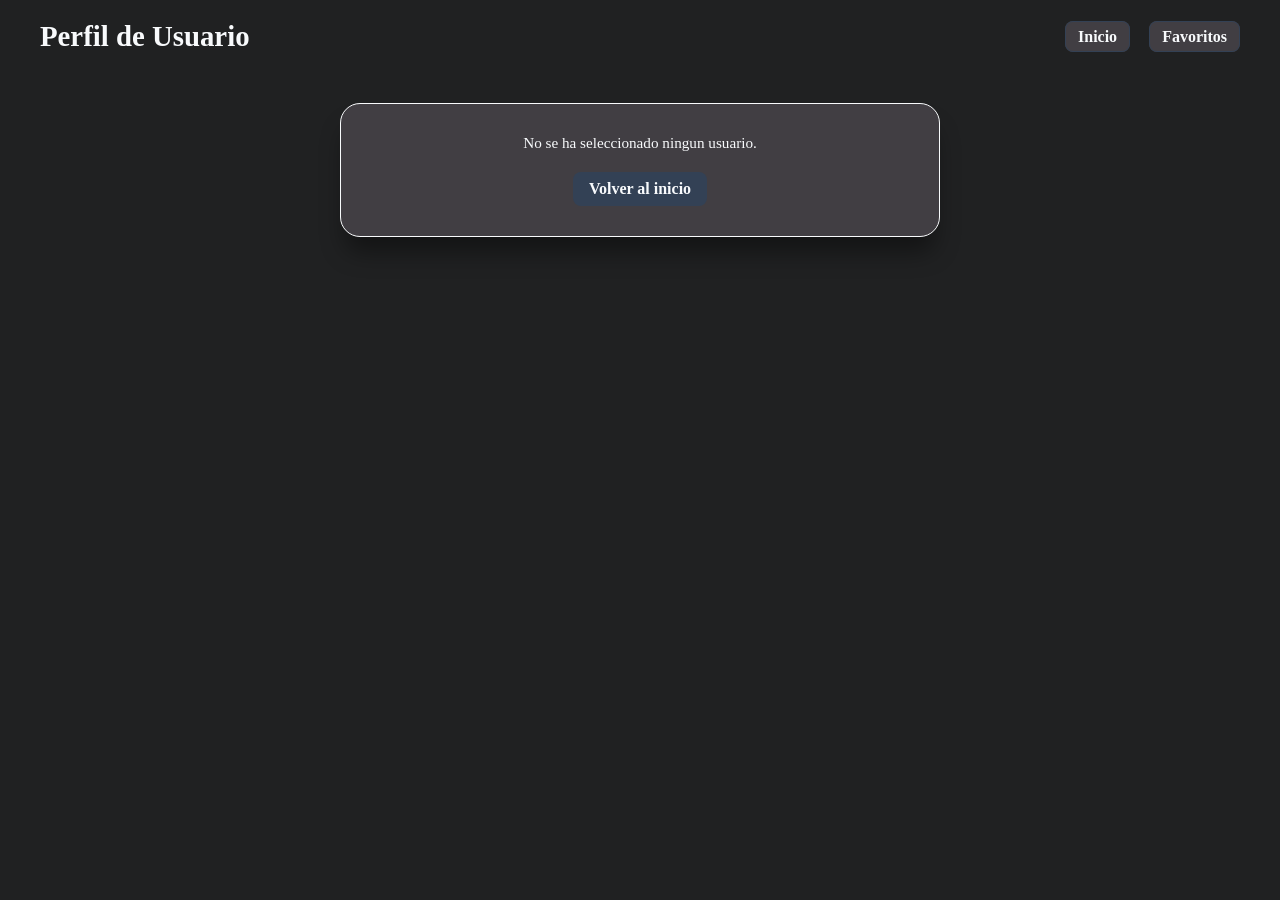
<file: 100 cards/perfil.html>
<!DOCTYPE html>
<html lang="es">
<head>
    <meta charset="UTF-8">
    <meta name="viewport" content="width=device-width, initial-scale=1.0">
    <link rel="stylesheet" href="style.css">
    <title>Perfil de Usuario</title>
</head>
<body>

    <header>
        <h1>Perfil de Usuario</h1>
        <nav>
            <a href="index.html">Inicio</a>
            <a href="favoritos.html">Favoritos</a>
        </nav>
    </header>

    <div class="single-container">
        <div class="card-perfil" id="perfil-card"></div>
    </div>

    <script>
        document.addEventListener("DOMContentLoaded", () => {
            const perfilCard = document.getElementById("perfil-card");
            const usuarioJSON = localStorage.getItem("usuarioPerfil");

            if (!usuarioJSON) {
                perfilCard.innerHTML = `
                    <div class="info">
                        <p class="detalle">No se ha seleccionado ningun usuario.</p>
                        <a href="index.html" class="btn-volver">Volver al inicio</a>
                    </div>
                `;
                return;
            }

            const usuario = JSON.parse(usuarioJSON);

            perfilCard.innerHTML = `
                <div class="img-container">
                    <img class="avatar" src="${usuario.picture.large}" alt="Avatar">
                </div>
                <div class="info">
                    <h1 class="nombre">👤 Nombre: ${usuario.name.first} ${usuario.name.last}</h1>
                    <p class="detalle">📞 Telefono: ${usuario.phone}</p>
                    <p class="detalle">✉️ Email: ${usuario.email}</p>
                    <p class="detalle">⚥ Sexo: ${usuario.gender}</p>
                    <p class="detalle">🔢 Edad: ${usuario.dob.age} anos</p>
                    <p class="detalle">
                        📍 Ubicacion: 
                        <a id="ubicacion-link" href="https://www.google.com/maps/search/?api=1&query=${usuario.location.coordinates.latitude},${usuario.location.coordinates.longitude}" target="_blank">
                            ${usuario.location.city}, ${usuario.location.country}
                        </a>
                    </p>
                    <a href="index.html" id="btn-limpiar" class="btn-volver">Volver a la Lista</a>
                </div>
            `;

            document.getElementById("btn-limpiar").addEventListener("click", () => {
                localStorage.removeItem("usuarioPerfil");
            });
        });
    </script>
</body>
</html>
</file>
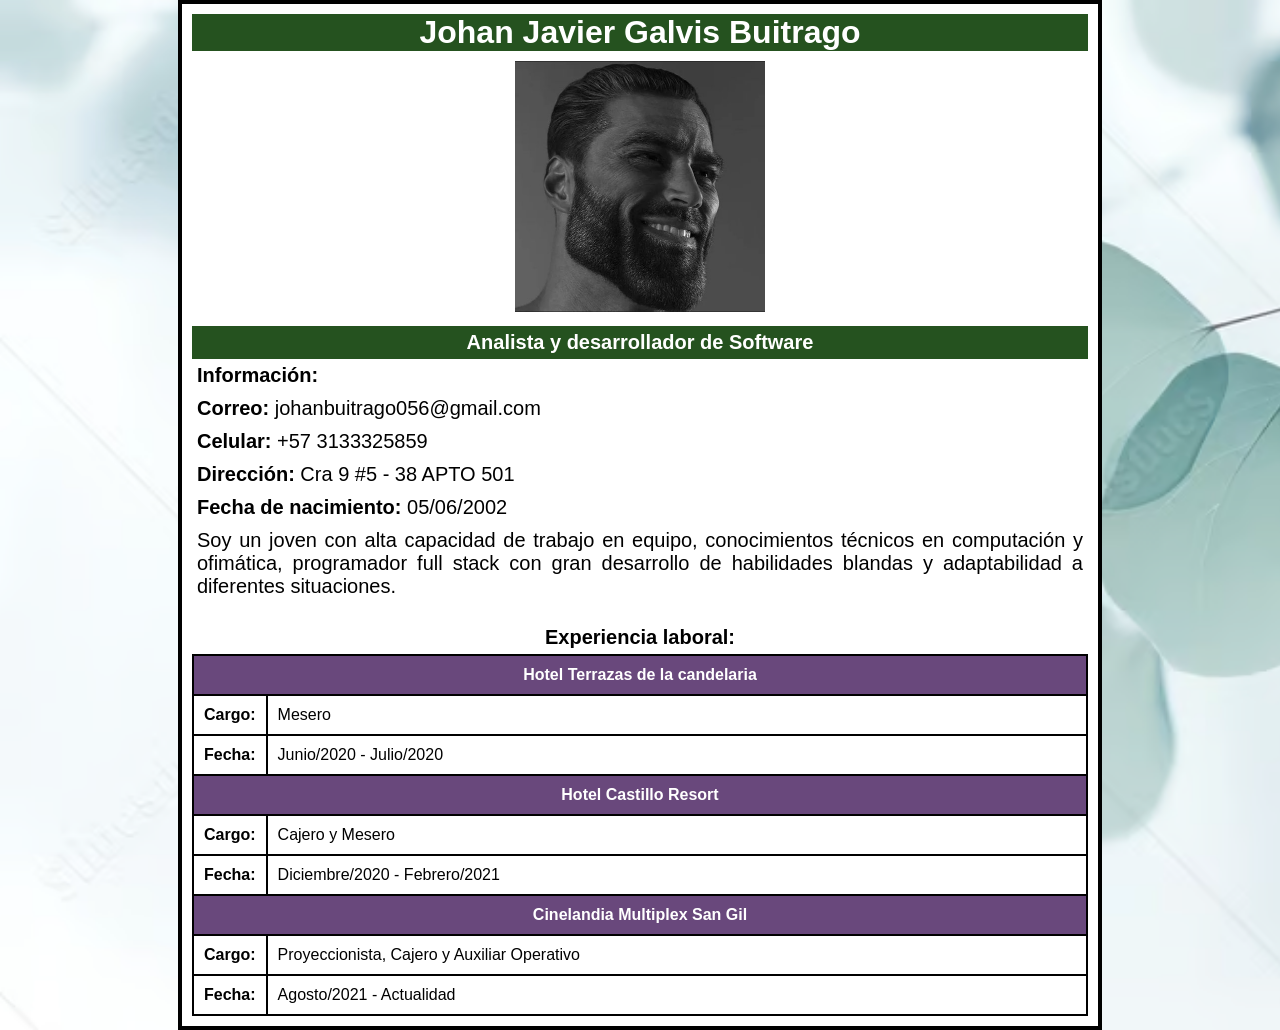
<file: CV html Johan Javier Galvis Buitrago/cv.html>
<!DOCTYPE html>
<html lang="en">
<head>
    <meta charset="UTF-8">
    <meta name="viewport" content="width=device-width, initial-scale=1.0">
    <link rel="stylesheet" href="./style.css">
    <title>Hoja de vida</title>
</head>
<body>
    <div>
        <h1 class="titulo">Johan Javier Galvis Buitrago</h1>
        <div class="imagen">
        <img src="./Giga-Chad-English-2022-20230623063017-500x500.jpg" alt="foto de perfil" style="width: 40%;">
        </div>
        <h2 class="titulo">Analista y desarrollador de Software</h2>
        <h3>Información:</h3>
        <p><strong>Correo: </strong>johanbuitrago056@gmail.com</p>
        <p><strong>Celular:</strong> +57 3133325859</p>
        <p><strong>Dirección:</strong> Cra 9 #5 - 38 APTO 501</p>
        <p><strong>Fecha de nacimiento:</strong> 05/06/2002</p>
        <p>Soy un joven con alta capacidad de trabajo en equipo, conocimientos técnicos en computación y ofimática, programador full stack con gran desarrollo de habilidades blandas y adaptabilidad a diferentes situaciones.</p>
        <br>
        <h2>Experiencia laboral:</h2>
    <table>
        <thead>
                <th colspan="2" class="titulotabla"><strong>Hotel Terrazas de la candelaria</strong></th>
        </thead>
        <tbody>
            <tr>
                <td class="cargo"><strong>Cargo: </strong></td>
                <td>Mesero</td>
            </tr>
            <tr>
                <td class="fecha"><strong>Fecha: </strong></td>
                <td>Junio/2020 - Julio/2020</td>
            </tr>
        </tbody>    
        <thead>
                <th colspan="2" class="titulotabla"><strong>Hotel Castillo Resort</strong></th>
        </thead>
        <tbody>
            <tr>
                <td class="cargo"><strong>Cargo: </strong></td>
                <td>Cajero y Mesero</td>
            </tr>
            <tr>
                <td class="fecha"><strong>Fecha: </strong></td>
                <td>Diciembre/2020 - Febrero/2021</td>
            </tr>
        </tbody>
        <thead>
                <th colspan="2" class="titulotabla"><strong>Cinelandia Multiplex San Gil</strong></th>
        </thead>
            <tr>
                <td class="cargo"><strong>Cargo: </strong></td>
                <td>Proyeccionista, Cajero y Auxiliar Operativo</td>
            </tr>
            <tr>
                <td class="fecha"><strong>Fecha: </strong></td>
                <td>Agosto/2021 - Actualidad</td>
            </tr>
        </thead>
    </table>
    </div>
</body>
</html>
</file>
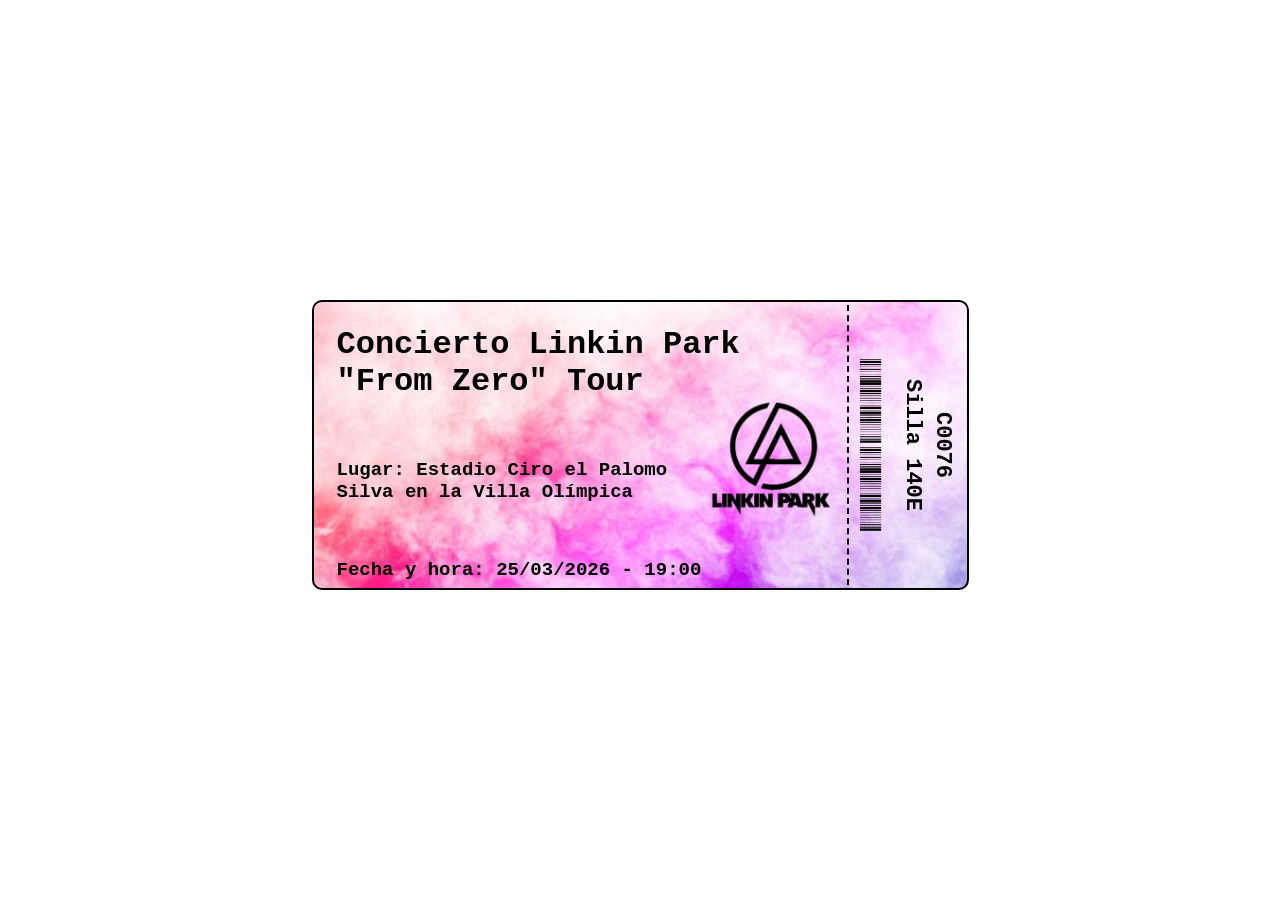
<file: Ticket de evento html Johan Javier Galvis Buitrago/ticket.html>
<!DOCTYPE html>
<html lang="en">
<head>
    <meta charset="UTF-8">
    <meta name="viewport" content="width=device-width, initial-scale=1.0">
    <link rel="stylesheet" href="style.css">
    <title>Ticket de evento</title>
</head>
<body>
    <div class="boleto-completo">
        <div  class="ticket">
            <h1 class="title">Concierto Linkin Park "From Zero" Tour</h1>
            <br>
            <p class="place">Lugar: Estadio Ciro el Palomo Silva en la Villa Olímpica</p>
            <br>
            <p class="date">Fecha y hora: 25/03/2026 - 19:00</p>
            <img class="logo" src="facf85e7bacc3548baf1043c3c0dc200.png" alt="logo de linkin park">
        </div>
        <div class="lado-derecho">

            <span class="info">C0076</span>
            <br>
            <span class="info">Silla 140E</span>
            <br>
            <img class="barcode" src="pngtree-barcode-vector-png-png-image_6121156.png" alt="código de barras"><img class="barcode" src="pngtree-barcode-vector-png-png-image_6121156.png" alt="código de barras">
        </div>
    </div>
</body>
</html>
</file>
<file: style.css>
body {
    background-color: #191d20;
    font-family: Arial, sans-serif;
    margin: 0;
    padding: 0;
    color: rgb(255, 255, 255);
}

.hero {
    padding: 60px;
    text-align: center;
    font-size: 30px;
    padding-bottom: 10px;
    background-color: rgb(25, 83, 35);
}

.logo{
    
    width: 100%;
    margin: auto;
    text-align: center;
    padding-top: 25px;
    padding-bottom: 25px;
}

.logo img{
    width: 200px;
    border-radius: 50%;
    text-align: center;
}

h1{
    font-size: 40px;
}

h2{
    margin: auto;
    line-height: 120px;
}

.portafolioinfo{
    font-size: 30px;
    color: rgb(255, 255, 255);
    text-align: center;
    margin: auto;
    background: linear-gradient(rgb(82, 7, 82),rgb(134, 41, 134));
    padding: 60px;
}

.portafolioinfo div p{
        width: 69%;
        margin: auto;
}

.etiqueta {
    padding: 5px 15px;
    border-radius: 20px;       
    font-size: 12px;
}

h1 {
    font-size: 45px;
    margin: 20px 0;
}


.proyectos {
    padding: 50px;
    border-radius: 15px;
    margin: 40px;
    background: linear-gradient(rgb(26, 94, 35),rgb(134, 41, 134));
    
}

.titulo-seccion {
    border-bottom: 2px solid #1e293b; 
    padding-bottom: 10px;
    margin-bottom: 30px;
    text-align: center;
    font-size: 50px;
}

.contenedor-tarjetas {
    display: flex;             
    gap: 20px;                 
    flex-wrap: wrap;           
    text-align: center;
    display: flex;
    justify-content: center;
    font-size: 22px;
}

a{
    text-decoration: none;
    color: rgb(255, 255, 255);
}

.tarjeta {
    border: rgb(18, 44, 63) solid;
    width: 300px;              
    height: 450px;
    border-radius: 10px;
    overflow: hidden;
    text-align: justify;
    transition: transform 0.3s ease, box-shadow 0.3s ease;
}

.imgproyecto{
    height: 180px;
    object-fit: cover;
    width: 100%;
    margin: auto;
}

.tarjeta:hover{
  transform: scale(1.07); 
  box-shadow: 0 10px 20px rgba(0,0,0,0.2); 
  cursor: pointer; 
}


.info h3{
    text-align: center;
    margin: 10px;
    margin-top: 20px;
}

.imagen-proyecto {

    height: 150px;             
}

.info {
    padding: 20px;
}
</file>
<file: 5-veterinaria/estilos.css>
:root {
  --color-principal: #2A9D8F;
  --color-principal-oscuro: #1f7a70;
  --color-fondo-suave: #E8F5E9;
  --color-urgencia: #E76F51;
  --color-texto: #264563;
  --color-tenue: #5b6b80;
  --color-blanco: #ffffff;
  --color-borde: #d8e6e1;

  --tipo-titulo: "Montserrat", system-ui, sans-serif;
  --tipo-cuerpo: "Open Sans", system-ui, sans-serif;

  --radio: 14px;
  --sombra: 0 6px 24px rgba(38, 69, 99, 0.08);
  --ancho-contenedor: 1200px;
}

* {
  box-sizing: border-box;
  margin: 0;
  padding: 0;
}

html {
  scroll-behavior: smooth;
}

body {
  font-family: var(--tipo-cuerpo);
  color: var(--color-texto);
  background: var(--color-blanco);
  line-height: 1.6;
  -webkit-font-smoothing: antialiased;
}

img {
  max-width: 100%;
  display: block;
}

a {
  color: inherit;
  text-decoration: none;
}

h1,
h2,
h3,
h4 {
  font-family: var(--tipo-titulo);
  color: var(--color-texto);
  line-height: 1.2;
}

h1 {
  font-size: clamp(2rem, 4vw, 3.25rem);
  font-weight: 800;
}

h2 {
  font-size: clamp(1.6rem, 2.6vw, 2.25rem);
  font-weight: 700;
  position: relative;
}

h3 {
  font-size: 1.15rem;
  font-weight: 600;
}

.contenedor {
  max-width: var(--ancho-contenedor);
  margin: 0 auto;
  padding: 0 1.25rem;
}

/* Pseudo-elemento decorativo bajo los títulos de sección */
.seccion__cabecera h2::after {
  content: "";
  display: block;
  width: 64px;
  height: 4px;
  margin: .75rem auto 0;
  background: var(--color-principal);
  border-radius: 999px;
}

/* Botones */
.boton {
  display: inline-flex;
  align-items: center;
  gap: .5rem;
  padding: .85rem 1.4rem;
  border-radius: 999px;
  font-family: var(--tipo-titulo);
  font-weight: 600;
  font-size: .95rem;
  transition: transform .15s ease, background .2s ease, color .2s ease;
  border: 2px solid transparent;
  cursor: pointer;
}

.boton--primario {
  background: var(--color-principal);
  color: #fff;
}

.boton--primario:hover {
  background: var(--color-principal-oscuro);
  transform: translateY(-1px);
}

.boton--fantasma {
  background: transparent;
  color: var(--color-texto);
  border-color: var(--color-texto);
}

.boton--fantasma:hover {
  background: var(--color-texto);
  color: #fff;
}

.boton--pequeno {
  padding: .55rem 1rem;
  font-size: .85rem;
}

/* Encabezado */
.encabezado {
  position: sticky;
  top: 0;
  z-index: 50;
  background: rgba(255, 255, 255, .95);
  backdrop-filter: blur(8px);
  border-bottom: 1px solid var(--color-borde);
}

.encabezado__interno {
  display: flex;
  align-items: center;
  justify-content: space-between;
  padding: 1rem 1.25rem;
  gap: 1rem;
}

.logo {
  display: inline-flex;
  align-items: center;
  gap: .5rem;
  font-family: var(--tipo-titulo);
  font-weight: 800;
  font-size: 1.25rem;
  color: var(--color-texto);
}

.logo__icono {
  display: flex;
  align-items: center;
}

.logo__icono img {
  height: 42px;
  width: auto;
  display: block;
}

.menu {
  display: flex;
  gap: 1.5rem;
  flex-wrap: wrap;
}

.menu a {
  font-weight: 600;
  font-size: .95rem;
  color: var(--color-texto);
  transition: color .2s;
  position: relative;
}

.menu a::before {
  content: "";
  position: absolute;
  left: 0;
  bottom: -4px;
  width: 0;
  height: 2px;
  background: var(--color-principal);
  transition: width .25s ease;
}

.menu a:hover {
  color: var(--color-principal);
}

.menu a:hover::before {
  width: 100%;
}

/* Portada */
.portada {
  background: linear-gradient(135deg, var(--color-fondo-suave) 0%, #fff 100%);
  padding: 4rem 0 5rem;
}

.portada__rejilla {
  display: grid;
  grid-template-columns: 1fr 1fr;
  gap: 3rem;
  align-items: center;
}

.antetitulo {
  font-family: var(--tipo-titulo);
  text-transform: uppercase;
  letter-spacing: .15em;
  font-size: .8rem;
  color: var(--color-principal);
  font-weight: 700;
  margin-bottom: 1rem;
}

.antetitulo--claro {
  color: #ffd7cb;
}

.portada__sub {
  font-size: 1.1rem;
  color: var(--color-tenue);
  margin: 1.25rem 0 2rem;
  max-width: 50ch;
}

.portada__acciones {
  display: flex;
  flex-wrap: wrap;
  gap: .75rem;
}

.portada__imagen img {
  border-radius: var(--radio);
  box-shadow: var(--sombra);
  aspect-ratio: 4/3;
  object-fit: cover;
}

/* Secciones */
.seccion {
  padding: 5rem 0;
}

.seccion--alterna {
  background: var(--color-fondo-suave);
}

.seccion__cabecera {
  text-align: center;
  max-width: 640px;
  margin: 0 auto 3rem;
}

.seccion__cabecera p {
  color: var(--color-tenue);
  margin-top: .5rem;
}

/* Rejilla + Tarjeta */
.rejilla {
  display: grid;
  gap: 1.5rem;
}

.rejilla--3 {
  grid-template-columns: repeat(3, 1fr);
}

.rejilla--4 {
  grid-template-columns: repeat(4, 1fr);
}

.tarjeta {
  background: #fff;
  border-radius: var(--radio);
  padding: 1.5rem;
  border: 1px solid var(--color-borde);
  box-shadow: var(--sombra);
  transition: transform .2s ease, box-shadow .2s ease;
}

.tarjeta:hover {
  transform: translateY(-4px);
  box-shadow: 0 12px 32px rgba(38, 69, 99, .12);
}

/* Servicios */
.servicio {
  text-align: left;
}

.servicio__icono {
  width: 48px;
  height: 48px;
  display: grid;
  place-items: center;
  font-size: 1.5rem;
  border-radius: 12px;
  background: var(--color-fondo-suave);
  margin-bottom: 1rem;
}

.servicio h3 {
  margin-bottom: .35rem;
}

.servicio p {
  color: var(--color-tenue);
  font-size: .92rem;
}

/* Equipo */
.equipo {
  text-align: center;
  padding-top: 2rem;
}

.equipo img {
  width: 120px;
  height: 120px;
  border-radius: 50%;
  object-fit: cover;
  margin: 0 auto 1rem;
  border: 4px solid var(--color-fondo-suave);
}

.equipo__rol {
  color: var(--color-principal);
  font-weight: 600;
  margin-bottom: .5rem;
  font-size: .9rem;
}

.equipo p:last-child {
  color: var(--color-tenue);
  font-size: .9rem;
}

/* Urgencias */
.urgencias {
  background: var(--color-urgencia);
  color: #fff;
  padding: 3.5rem 0;
}

.urgencias__interno {
  display: flex;
  align-items: center;
  justify-content: space-between;
  gap: 2rem;
  flex-wrap: wrap;
}

.urgencias h2 {
  color: #fff;
  margin: .25rem 0 .75rem;
}

.urgencias h2::after {
  display: none;
}

.urgencias p {
  max-width: 50ch;
  opacity: .95;
}

.urgencias__telefono {
  display: inline-flex;
  flex-direction: column;
  align-items: center;
  background: #fff;
  color: var(--color-urgencia);
  padding: 1.25rem 2rem;
  border-radius: var(--radio);
  font-family: var(--tipo-titulo);
  box-shadow: var(--sombra);
  transition: transform .2s;
}

.urgencias__telefono:hover {
  transform: scale(1.03);
}

.urgencias__telefono strong {
  font-size: 1.5rem;
  margin-top: .25rem;
}

/* Adopción */
.adopcion {
  padding: 0;
  overflow: hidden;
}

.adopcion img {
  aspect-ratio: 4/3;
  object-fit: cover;
  width: 100%;
}

.adopcion__cuerpo {
  padding: 1.25rem 1.5rem 1.5rem;
}

.adopcion__cuerpo h3 {
  margin-bottom: .25rem;
}

.adopcion__edad {
  color: var(--color-principal);
  font-weight: 600;
  font-size: .85rem;
  margin-bottom: .5rem;
}

.adopcion__cuerpo p:not(.adopcion__edad) {
  color: var(--color-tenue);
  margin-bottom: 1rem;
  font-size: .92rem;
}

/* Blog / artículo */
.articulo {
  padding: 0;
  overflow: hidden;
}

.articulo img {
  aspect-ratio: 16/10;
  object-fit: cover;
  width: 100%;
}

.articulo__cuerpo {
  padding: 1rem 1.25rem 1.5rem;
}

.articulo__fecha {
  display: block;
  font-family: var(--tipo-titulo);
  font-size: .75rem;
  text-transform: uppercase;
  letter-spacing: .1em;
  color: var(--color-principal);
  font-weight: 600;
  margin-bottom: .35rem;
}

.articulo__cuerpo h3 {
  margin-bottom: .35rem;
  font-size: 1.05rem;
}

.articulo__cuerpo p {
  color: var(--color-tenue);
  font-size: .9rem;
}

/* Testimonios */
.testimonio p {
  font-style: italic;
  color: var(--color-texto);
  margin-bottom: 1rem;
}

.testimonio footer {
  font-family: var(--tipo-titulo);
  color: var(--color-principal);
  font-weight: 600;
  font-size: .9rem;
}

/* Videos */
.videos {
  display: grid;
  grid-template-columns: 2fr 1fr 1fr;
  grid-template-rows: 1fr 1fr;
  gap: 1rem;
  min-height: 480px;
}

.video {
  position: relative;
  background: linear-gradient(135deg, #264563, #2A9D8F);
  border-radius: var(--radio);
  display: grid;
  place-items: center;
  color: #fff;
  cursor: pointer;
  overflow: hidden;
  transition: transform .2s;
}

.video:hover {
  transform: scale(1.01);
}

.video__play {
  width: 64px;
  height: 64px;
  border-radius: 50%;
  background: rgba(255, 255, 255, .95);
  color: var(--color-principal);
  display: grid;
  place-items: center;
  font-size: 1.5rem;
  box-shadow: var(--sombra);
}

.video__etiqueta {
  position: absolute;
  top: 1rem;
  left: 1rem;
  background: rgba(0, 0, 0, .65);
  padding: .35rem .75rem;
  border-radius: 999px;
  font-size: .85rem;
  z-index: 2;
  pointer-events: none;
}

.video iframe {
  position: absolute;
  top: 0;
  left: 0;
  width: 100%;
  height: 100%;
  border: none;
  z-index: 1;
}

.video--principal {
  grid-row: span 2;
}

.video--ancho {
  grid-column: span 2;
}

/* Mapa + formulario */
.mapa {
  display: grid;
  grid-template-columns: 1fr 1.1fr;
  gap: 2rem;
  align-items: stretch;
}

.mapa__formulario {
  background: var(--color-fondo-suave);
  padding: 2.5rem;
  border-radius: var(--radio);
}

.mapa__formulario h2 {
  margin-bottom: .5rem;
  text-align: left;
}

.mapa__formulario h2::after {
  margin: .5rem 0 0;
}

.mapa__formulario>p {
  color: var(--color-tenue);
  margin-bottom: 1.5rem;
}

.mapa__embebido {
  border-radius: var(--radio);
  overflow: hidden;
  box-shadow: var(--sombra);
  min-height: 420px;
}

.mapa__embebido iframe {
  width: 100%;
  height: 100%;
  border: 0;
}

/* Formulario */
.formulario {
  display: grid;
  gap: 1rem;
}

.formulario__fila {
  display: grid;
  grid-template-columns: 1fr 1fr;
  gap: 1rem;
}

.campo {
  display: grid;
  gap: .35rem;
}

.campo label {
  font-family: var(--tipo-titulo);
  font-weight: 600;
  font-size: .85rem;
  color: var(--color-texto);
}

.campo input,
.campo select,
.campo textarea {
  font-family: var(--tipo-cuerpo);
  font-size: .95rem;
  padding: .7rem .85rem;
  border-radius: 10px;
  border: 1px solid var(--color-borde);
  background: #fff;
  color: var(--color-texto);
  transition: border-color .2s, box-shadow .2s;
}

.campo input:focus,
.campo select:focus,
.campo textarea:focus {
  outline: none;
  border-color: var(--color-principal);
  box-shadow: 0 0 0 3px rgba(42, 157, 143, .18);
}

.formulario .boton {
  justify-self: start;
  margin-top: .5rem;
}

/* Pie */
.pie {
  background: var(--color-texto);
  color: #cfd9e6;
  padding: 3.5rem 0 1.5rem;
}

.pie__rejilla {
  display: grid;
  grid-template-columns: 1.5fr 1fr 1fr 1fr;
  gap: 2rem;
}

.pie h4 {
  color: #fff;
  font-size: 1rem;
  margin-bottom: .75rem;
}

.pie a {
  display: block;
  padding: .2rem 0;
  color: #cfd9e6;
  transition: color .2s;
}

.pie a:hover {
  color: #fff;
}

.logo--claro {
  color: #fff;
  margin-bottom: .75rem;
}

.logo--claro .logo__texto {
  color: #fff;
}

.pie__inferior {
  text-align: center;
  padding-top: 2rem;
  margin-top: 2rem;
  border-top: 1px solid rgba(255, 255, 255, .1);
  font-size: .85rem;
  opacity: .8;
}

/* Responsive */
@media (max-width: 960px) {
  .rejilla--4 {
    grid-template-columns: repeat(2, 1fr);
  }

  .rejilla--3 {
    grid-template-columns: repeat(2, 1fr);
  }

  .portada__rejilla,
  .mapa {
    grid-template-columns: 1fr;
  }

  .videos {
    grid-template-columns: 1fr 1fr;
    grid-template-rows: auto;
    min-height: auto;
  }

  .video--principal,
  .video--ancho {
    grid-column: auto;
    grid-row: auto;
    aspect-ratio: 16/10;
  }

  .video {
    aspect-ratio: 16/10;
  }

  .pie__rejilla {
    grid-template-columns: 1fr 1fr;
  }

  .menu {
    display: none;
  }
}

@media (max-width: 560px) {

  .rejilla--4,
  .rejilla--3 {
    grid-template-columns: 1fr;
  }

  .videos {
    grid-template-columns: 1fr;
  }

  .pie__rejilla {
    grid-template-columns: 1fr;
  }

  .urgencias__interno {
    flex-direction: column;
    text-align: center;
  }

  .formulario__fila {
    grid-template-columns: 1fr;
  }

  .mapa__formulario {
    padding: 1.5rem;
  }
}
</file>
<file: Pagina sin display ni potition/style.css>
* {
    margin: 0;
    padding: 0;
    box-sizing: border-box;
}

html {
    font-family: Arial, Helvetica, sans-serif;
}

header {
    background-color: rgb(42, 41, 47);
    color: white;
    overflow: hidden;
    width: 100%;
    height: 70px;
}

header p {
    float: left;
    font-size: 25px;
    font-weight: bold;
    margin: 20px;
    padding-left: 110px;
}

header ul {
    float: right;
    list-style-type: none; 
    margin: 20px;
    font-size: 25px;
    padding-right: 110px;
}

header ul li {
    float: left; 
    margin-left: 30px;
}

header ul li a {
    color: white;
    text-decoration: none;
}

header ul li:nth-child(2) a,
header ul li:nth-child(3) a {
    color: rgb(107, 105, 105);
}

#quien-soy {
    padding: 100px;
    padding-left: 150px;
    padding-right: 230px;
    padding-bottom: 35px;
    overflow: hidden;
    background-color: white;
    text-align: justify;
    font-size: 30px;
    color: #555;
    line-height: 50px;
}

.quiensoyimg img {
    height: auto;
    float: left;
    width: 45%;
    padding-left: 100px;
}

.quiensoytext p{
    font-size: 23px;
    line-height: 30px;
}

.quiensoytext {
    float: right;
    width: 45%;
    padding-top: 60px;
}

.quiensoytext h1 {
    color: #f95c3c; 
    font-size: 4rem;
    margin-bottom: 20px;
}

.quiensoytext button {
    background-color: #f95c3c;
    color: white;
    border: none;
    padding: 15px 30px;
    font-size: 18px;
    margin-top: 20px;
    border-radius: 8px;
}
.middle{
    text-align: center;
    background-color:rgb(255, 102, 0);
    overflow: hidden;
    
}
.middletext p{
    text-align: center;
    padding-top: 20px;
    line-height: 60px;
    font-size: 43px;
    color: white;
}
.middletext p:last-child{
    font-style: italic;
    font-size: 32px;
}

.middletext{
    text-align: center;
    width: 90%;
    margin: auto;
    padding-bottom: 20px;
}

.qsimg2{
    padding-top: 20px;
}

.qsimg2 img{
    width: 300px;
    height: 300px;
    text-align: center; 
    border-radius: 50%;
    object-fit: cover;
}

#proyectos {
    
    text-align: center;
    background-color: white;
    overflow: hidden;
    padding-top: 30px;
}

#proyectos h1 {
    font-size: 70px;
    color: rgb(42, 41, 47);
    margin-bottom: 10px;
}

.cards {
    overflow: hidden;
    padding-bottom: 5px;
    text-align: center;
    padding-left: 125px;
}
.card {
    float: left;
    width: 20%;
    margin: 27px;
    border: 1px solid #e0e0e0;
    padding-bottom: 25px;
    background-color: white;
    border-radius: 8px;
    overflow: hidden;
    height: 730px;
}

.card img {
    width: 100%;
    height: 200px;
    border-bottom: 1px solid #e0e0e0;
    object-fit: cover;
}

.card h2 {
    color: #555;
    margin: 20px 0 10px 0;
    font-size: 28px;
}

.card p {
    color: #777;
    font-size: 25px;
    line-height: 1.5;
    padding: 0 15px;
    margin-bottom: 25px;
    height: 370px;
    overflow: hidden;
}

.card .boton {
    background-color: #f95c3c;
    color: white;
    text-decoration: none;
    padding: 10px 20px;
    border-radius: 4px;
    border: 1.5px #541705 solid;
    font-size: 25px;
    margin-top: 20px;
}

footer {
    background-color: rgb(42, 41, 47);
    color: rgb(107, 105, 105);
    text-align: center;
    padding: 20px;
    padding-right: 150px;
    text-align: right;
    font-size: 22px;
}
</file>
<file: Trabajo display/style.css>
* {
    margin: 0;
    padding: 0;
    box-sizing: border-box;
    font-family: Arial, Helvetica, sans-serif
}

body {
    background-color: #d1d1d1; 
    display: flex;
    justify-content: center;
    padding: 40px;
}

.body {
    background-color: white;
    width: 100%;           
    max-width: 800px;      
    min-height: auto;      
    overflow: hidden;      
}

header {
    background-color: #2b2d35; 
    color: white;
    padding: 30px 40px;
    display: flex;
    align-items: center;
    border-bottom: 8px solid #eb2d4f; 
}

header img{
    width: 60px;
    height: 60px;
}

header h1{
    margin-left: auto;
}

.logo{
    padding-left: 15px;
}

.logo h3, p{
    margin: 0;
}

header h1 {
    font-size: 35px;
    text-transform: uppercase;
    letter-spacing: 2px;
    color: #eb2d4f;
}

.dirigida {
    background-color: #2b2d35; 
    color: white;
    display: flex;
    justify-content: space-between;
    padding: 3px 20px 5px 35px;
}

.dirigida.a {
    display: grid;
    width: 42.7%; 
    gap: 0;
}

.dirigida.a h3 {
    color: #eb2d4f;
    font-size: 16px;
    margin: 16px 0 0 0;
}

.dirigida.a h4{
    margin: 10px 0;
}

.dirigida.a p{
    margin: 0 0 16px 0;
}

.tabla.factura{
    display: flex;
    align-items: center;
}

.tabla.factura table td {
    padding: 2px 15px;
}

.main.table {
    border-spacing: 0;
    padding: 0 30px 20px 30px;
    overflow-x: auto; 
    display: block;
}

.main.table table {
    width: 100%;
    min-width: 500px; 
    border-collapse: collapse;
}

.main.table thead {
    background-color: #f2f4f3;
    width: 100%;
    box-shadow: 0 0 0 30px #f2f4f3; 
    clip-path: inset(0 -30px);
}

.main.table thead td:nth-child(1){
    text-align: right;
    padding-left: 0;
}

.main.table tr td:nth-child(1){
    text-align: right;
}

.main.table tr td:nth-child(4){
    text-align: center;
}

.main.table td {
    padding: 20px;
    border-bottom: 1px solid #eeeeee;
}

.main.table td.tdempty{
    padding: 30px;
}

.main.table thead td:last-child {
    padding-right: 0;
}

.contenedor-pie {
    display: flex;
    justify-content: space-between;
    align-items: flex-start;
    padding: 0;
}

.info.pago, .total {
    flex: 1;
}

.info.pago {
    display: grid;
    padding: 0 40px;
}

.info.pago table {
    font-size: 13px;
    color: #444;
}

.titulo.tabla {
    font-size: 18px;
}

.gracias{
    grid-area: 1 / 1;
    margin: 10px 0px 10px 0px;
}

.info.pago td {
    padding: 3px 0;
}

hr {
    margin: 20px 40px;
    border: 0;
    border-top: 1px solid #eee;
}

.total {
    display: flex;
    justify-content: flex-end;
    padding: 0 40px;
}

.total table {
    width: 100%;
    max-width: 200px;
    border-collapse: collapse;
}

.total tr:last-child td:nth-child(2) {
    padding-top: 17px;    
    border-top: 2px solid black; 
    text-align: right;
    font-size: 20px;
}

.total tr:last-child td:nth-child(1) {
    text-align: left;
    padding-top: 17px;    
    border-top: 2px solid black; 
    font-size: 20px;
}

.total tr:nth-child(2) td:nth-child(2) {
    padding-bottom: 17px;    
}

.total tr:nth-child(2) td:nth-child(1) {
    padding-bottom: 17px;    
}

.total td {
    padding: 5px 10px;
    text-align: right;
}

.total td:first-child {
    text-align: left;
}

.terminos.condiciones {
    padding: 40px;
    width: 60%; 
}

.terminos h3 {
    font-size: 14px;
    margin: 0px;
    width: 160px;
    line-height: 40px;
    border-top: 1px solid black;
}

.terminos p {
    font-size: 11px;
    color: #777;
    line-height: 1.5;
}

.firma {
    text-align: right;
    padding: 40px 60px 30px 0;
    margin-top: -60px;
}

.firma p {
    display: inline-block;
    border-top: 1px solid #333;
    padding-top: 10px;
    width: 180px;
    text-align: center;
    font-size: 14px;
}

footer{
    height: 15px;
    background-color: #2b2d35;
}

@media (max-width: 770px) {
    body { 
        padding: 10px; 
    }

    header {
        flex-direction: column;
        align-items: center;
        text-align: center;
        padding: 20px 15px;
        gap: 12px;
    }

    header img { 
        order: 2; 
    }

    .logo { 
        order: 2; padding-left: 10px; 
    }

    header h1 {
        margin-left: 0;
        order: 1; 
    }

    .dirigida {
        flex-direction: column;
        align-items: center;
        padding: 10px 15px;
    }

    .dirigida.a {
        display: flex;
        width: 100%;
        text-align: center;
        justify-self: center;
    }

    .tabla.factura {
        width: 100%;
        justify-content: flex-end;
        padding: 0 0 10px 0;
    }

    .tabla.factura table td { 
        padding: 2px 5px; 
    }

    
    .main.table { 
        padding: 0 15px 15px 15px; 
    }

    .contenedor-pie {
        flex-direction: column;
        align-items: flex-end;
    }

    .total {
        padding: 10px 15px;
        width: 100%;
        justify-content: flex-end;
        order: 1;
    }

    .info.pago {
        padding: 10px 15px;
        width: 100%;
        justify-items: center;
        text-align: center;
        order: 2;
    }

    .info.pago table { 
        text-align: left; 
    }

    .info.pago table td:first-child {
        padding-right: 20px;
    }

    .contenedor-terminos-firma {
        display: flex;
        flex-direction: column;
        align-items: center;
    }
    .terminos.condiciones {
        width: 80%;
        padding: 20px 15px;
        text-align: center;
        padding-bottom: 30px;
    }
    .terminos h3 {
        border-top: none;
        width: auto;
        display: inline-block;
    }
    .firma {
        text-align: center;
        padding: 0 0 20px 0;
        margin-top: 20px;
    }
}
</file>
<file: 100 cards/style.css>
* {
    margin: 0;
    padding: 0;
    box-sizing: border-box;
}

:root {
    --primary-color: #202122;
    --text-color: #f8fafc;
    --border-color: #334155;
    --hover-color: #38bdf8;
    --hover-text-color: #0f172a;
    --background-card: #413e43;
}

body {
    font-family: 'Segoe UI';
    background: var(--primary-color);
    min-height: 100vh;
    color: var(--text-color);
    padding: 20px;
    display: flex;
    flex-direction: column;
    align-items: center;
}

header {
    width: 100%;
    max-width: 1200px;
    display: flex;
    justify-content: space-between;
    align-items: center;
    margin-bottom: 30px;
}

header h1 {
    font-size: 1.8rem;
    color: var(--text-color);
}

nav a {
    color: var(--text-color);
    text-decoration: none;
    font-weight: 600;
    margin-left: 15px;
    padding: 6px 12px;
    border-radius: 8px;
    border: 1px solid var(--border-color);
    background: var(--background-card);
}

nav a:hover {
    background: var(--hover-color);
    color: var(--hover-text-color);
}

.cardcontainer {
    width: 100%;
    max-width: 1200px;
    display: flex;
    flex-wrap: wrap;
    justify-content: center;
    gap: 20px;
}

.card {
    position: relative;
    display: flex;
    flex-direction: column;
    background: var(--background-card);
    border: 1px solid var(--text-color);
    border-radius: 20px;
    padding: 24px;
    gap: 15px;
    width: 280px;
    align-items: center;
    cursor: pointer;
}

.star-btn {
    position: absolute;
    top: 15px;
    right: 15px;
    background: transparent;
    border: none;
    font-size: 1.8rem;
    color: #94a3b8;
    cursor: pointer;
    line-height: 1;
}

.star-btn.active {
    color: #f59e0b;
}

.img-container {
    width: 120px;
    height: 120px;
    flex-shrink: 0;
}

.avatar {
    width: 100%;
    height: 100%;
    object-fit: cover;
    border-radius: 50%;
    border: 2px solid var(--text-color);
}

.info {
    display: flex;
    flex-direction: column;
    gap: 10px;
    width: 100%;
    overflow: hidden;
    align-items: center;
    text-align: center;
}

.nombre {
    font-size: 1.2rem;
    font-weight: 700;
    color: var(--text-color);
}

.detalle {
    font-size: 0.95rem;
    color: var(--text-color);
}

#ubicacion-link {
    display: inline-flex;
    align-items: center;
    gap: 6px;
    color: var(--text-color);
    text-decoration: none;
    font-weight: 600;
    padding: 4px 0px;
}

#ubicacion-link:hover {
    background-color: var(--hover-color);
    color: var(--hover-text-color);
}

.single-container {
    width: 100%;
    max-width: 600px;
    margin-top: 20px;
}

.card-perfil {
    display: flex;
    flex-direction: row;
    background: var(--background-card);
    border: 1px solid var(--text-color);
    border-radius: 20px;
    padding: 30px;
    gap: 30px;
    width: 100%;
    box-shadow: 0 20px 25px -5px rgba(0, 0, 0, 0.4);
    align-items: center;
}

.card-perfil .img-container {
    width: 180px;
    height: 180px;
}

.btn-volver {
    margin-top: 10px;
    background: var(--border-color);
    color: var(--text-color);
    padding: 8px 16px;
    border-radius: 8px;
    text-decoration: none;
    font-weight: 600;
    display: inline-block;
}

.btn-volver:hover {
    background: var(--hover-color);
    color: var(--hover-text-color);
}
</file>
<file: CV html Johan Javier Galvis Buitrago/style.css>
*{
    margin: 0;
    border: 0;
    padding: 0;
    font-family: Arial, Helvetica, sans-serif;
}
table, th, td{
    border: solid black 2px;
    border-collapse: collapse;
    width:auto;
}
td, th{
    padding: 10px;
}
div{
    width: 70%;
    margin: auto;
    padding: 10px;
    border: 4px solid black;
    background-color: white;
}
h2, h3, p{
    padding: 5px;
    font-size: 20px;
}
h1, h2{
    text-align: center;

}
table{
    width: 100%;
}
p{
    text-align: justify;
}
.cargo{
    width: 0%;
}
.titulo{
    color: white;
    background-color: rgb(37, 82, 31);
}
.imagen{
    text-align: center;
    border: 0;
}
.titulotabla{
    color: white;
    background-color: rgb(105, 72, 124);
}
body{
    background-image: url(./blurred-texture-of-eucalyptus-leaves-on-a-grey-abstract-florals-come-to-life-powerpoint-background_19b04764c3__960_540.avif);
    background-size: cover;
}
</file>
<file: Ticket de evento html Johan Javier Galvis Buitrago/style.css>
.boleto-completo{
    border: 2px solid black;
    background-image: url(fondo.jpg);
    background-size: cover;
    width: 600px;
    overflow: hidden;
    height: 200px;
    font-family: 'Courier New';
    padding: 43px;
    padding-right: 10px;
    margin: auto;
    margin-top: 300px;
    text-align: left;
    border-radius: 10px;
}
.ticket{
    float: left;
    width: 450px;
    padding: 10px;
    box-sizing: border-box;
    margin-top: -50px;
    margin-left: -30px;
    
}
p{
    font-size: 19px;
    font-weight: bold;
}
.logo{
    height: auto;
    width: 40%;
    float: right;
    margin-top: -200px;
    margin-right: -90px;
    
}
.barcode{
    height: 100px;
    width: 60%;
    margin: -6px;
}

.lado-derecho{
    float: right;
    width: 110px;     
    height: 280px;
    border-left: 2px dashed black; 
    text-align: center;
    box-sizing: border-box;
    margin-top: -40px;
    writing-mode: vertical-rl; 
    text-orientation: mixed;
    font-size: 22px;
    
}
.info{
    line-height: 30px;
    font-weight: bold;
}
.place{
    width: 340px;
}
</file>
